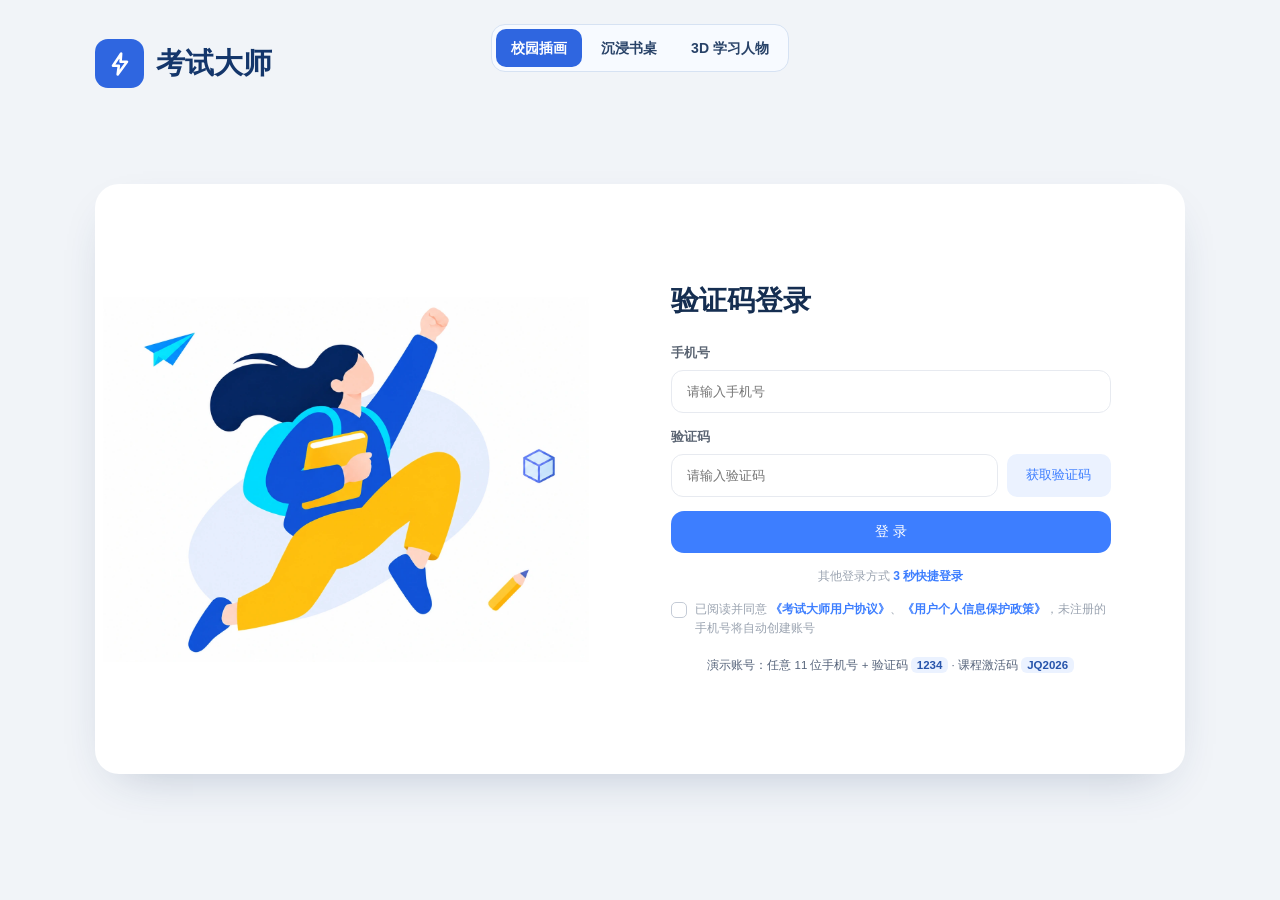
<file: index.html>
<!DOCTYPE html>
<html lang="zh-CN">
<head>
<meta charset="UTF-8">
<meta name="viewport" content="width=device-width, initial-scale=1">
<title>考试大师 · 网页版</title>
<link rel="icon" href="data:image/svg+xml,%3Csvg xmlns='http://www.w3.org/2000/svg' viewBox='0 0 40 40'%3E%3Crect width='40' height='40' rx='10' fill='%233D7EFF'/%3E%3Cpath d='M21 7 10 22h7l-2 11 12-15h-7z' fill='%23fff'/%3E%3C/svg%3E">
<link rel="stylesheet" href="styles.css">
<link rel="stylesheet" href="capture-question.css">
</head>
<body class="is-auth">

<!-- ==================== 登录 / 注册分屏 ==================== -->
<div class="auth-stage" id="authStage" data-theme="campus">
  <div class="auth-masthead">
    <span class="auth-masthead-logo" aria-hidden="true"><svg viewBox="0 0 24 24"><path d="M13 3 6 13.5h5L10 21l8-11h-5.5z"/></svg></span>
    <span>考试大师</span>
  </div>
  <div class="auth-switch" role="group" aria-label="切换登录页样式">
    <button type="button" data-auth-theme="campus" aria-pressed="true">校园插画</button>
    <button type="button" data-auth-theme="desk" aria-pressed="false">沉浸书桌</button>
    <button type="button" data-auth-theme="student" aria-pressed="false">3D 学习人物</button>
  </div>
  <div class="auth-layout">
    <div class="auth-brand" aria-hidden="true"></div>
    <section class="auth-panel" aria-labelledby="authTitle">
      <h2 class="auth-form-title" id="authTitle" tabindex="-1">验证码登录</h2>
      <div class="auth-card" id="authCard"></div>
      <p class="auth-tip">演示账号：任意 11 位手机号 + 验证码 <b>1234</b> · 课程激活码 <b>JQ2026</b></p>
    </section>
  </div>
</div>

<!-- ==================== 应用主体 ==================== -->
<div class="app-shell sidebar-compact" id="appShell">

  <aside class="sidebar" id="sidebar">
    <div class="brand">
      <div class="brand-logo"><svg viewBox="0 0 24 24"><path d="M13 3 6 13.5h5L10 21l8-11h-5.5z"/></svg></div>
      <div class="brand-txt"><b>考试大师</b></div>
    </div>

    <nav class="nav-main" id="tabbar" aria-label="主导航">
      <button class="tb" data-tab="home" aria-label="首页" title="首页" onclick="goTab('home')"><svg viewBox="0 0 24 24"><path d="M4 11l8-7 8 7"/><path d="M6 9.5V20h12V9.5"/></svg><span>首页</span></button>
      <div class="side-group" data-side-group="discover" data-expanded="true">
        <div class="side-group-heading">
          <button type="button" class="side-category" aria-expanded="true" aria-controls="side-sub-discover"><svg class="side-category-icon" viewBox="0 0 24 24" aria-hidden="true"><circle cx="12" cy="12" r="8.5"/><path d="M15 9l-2 4.5L8.5 15l2-4.5z"/></svg><span>发现</span><svg class="side-category-arrow" viewBox="0 0 24 24" aria-hidden="true"><path d="m7 10 5 5 5-5"/></svg></button>
        </div>
        <div class="side-sub" id="side-sub-discover">
          <button type="button" data-side-page="pagePapers" onclick="openSidePage('discover','pagePapers')"><svg class="side-sub-icon" viewBox="0 0 24 24" aria-hidden="true"><path d="M6 3h8l4 4v14H6zM14 3v5h4M9 12h6m-6 4h6"/></svg><span>试卷</span></button>
          <button type="button" data-side-page="pageTextbook" onclick="openSidePage('discover','pageTextbook')"><svg class="side-sub-icon" viewBox="0 0 24 24" aria-hidden="true"><path d="M12 6C9 4 6 4 3 5v13c3-1 6-1 9 1 3-2 6-2 9-1V5c-3-1-6-1-9 1Zm0 0v13"/></svg><span>个性化教材</span></button>
          <button type="button" data-side-page="pageMaterials" onclick="openSidePage('discover','pageMaterials')"><svg class="side-sub-icon" viewBox="0 0 24 24" aria-hidden="true"><path d="M3 7a2 2 0 0 1 2-2h4l2 2h8a2 2 0 0 1 2 2v9a2 2 0 0 1-2 2H5a2 2 0 0 1-2-2Z"/><path d="M12 10v6m-2-2 2 2 2-2"/></svg><span>资料领取</span></button>
        </div>
      </div>
      <a class="tb" href="qa.html" target="_blank" rel="noopener" aria-label="AI 问答（在新标签页打开）" title="AI 问答" style="text-decoration:none"><svg viewBox="0 0 24 24"><path d="M4 6h16v11H9l-5 4z"/><path d="M10 10a2 2 0 1 1 3.3 1.5c-.8.5-1.3.8-1.3 1.5m0 1.7h.01"/></svg><span>AI 问答</span></a>
      <button class="tb" data-tab="me" aria-label="我的" title="我的" onclick="goTab('me')"><svg viewBox="0 0 24 24"><circle cx="12" cy="8" r="3.5"/><path d="M5 20v-1a7 7 0 0 1 14 0v1"/></svg><span>我的</span></button>
    </nav>

    <details class="side-demo">
      <summary>流程演示</summary>
      <p class="side-demo-note">纯前端演示，数据保存在本机。验证码 1234 · 激活码 JQ2026</p>
      <div class="mods" id="mods"></div>
    </details>

    <div class="side-foot">
      <button class="reset-btn" onclick="resetDemo()"><svg viewBox="0 0 24 24"><path d="M4 11a8 8 0 1 1 2.4 6"/><path d="M4 5v6h6"/></svg>重置演示数据</button>
      <div class="side-ver">v1.0 Web · 纯前端演示</div>
    </div>
  </aside>

  <div class="main-col">
    <header class="topbar">
      <div class="top-location">
        <button type="button" class="page-back" id="pageBack" aria-label="返回上一页" hidden onclick="goBack()">
          <svg viewBox="0 0 24 24" aria-hidden="true"><path d="M15 5l-7 7 7 7"/></svg><span>返回</span>
        </button>
        <div class="crumb" id="crumb"><span class="crumb-root">考试大师</span><span class="crumb-sep">/</span><b>首页</b></div>
      </div>
      <div class="top-actions">
        <span class="top-clock" id="clock"></span>
        <button class="icon-btn" title="通知" onclick="openNotifications()"><svg viewBox="0 0 24 24"><path d="M18 9a6 6 0 0 0-12 0c0 6-2 7-2 7h16s-2-1-2-7"/><path d="M10 20a2 2 0 0 0 4 0"/></svg><i></i></button>
        <button type="button" class="icon-btn top-checkin" title="打卡" aria-label="打卡" onclick="pushPage(pageCheckin)"><svg viewBox="0 0 24 24" aria-hidden="true"><rect x="4" y="6" width="16" height="14" rx="2"/><path d="M8 4v4m8-4v4M4 10h16m-11 5 2 2 4-4"/></svg><span>打卡</span></button>
        <details class="top-account" id="topAccountMenu">
          <summary class="user-chip" aria-label="账号菜单"><span class="user-av" id="topAvatar">张</span><span class="user-nm" id="topName">张真同学</span><svg viewBox="0 0 24 24" aria-hidden="true"><path d="M6 9l6 6 6-6"/></svg></summary>
          <div class="top-account-actions">
            <button type="button" onclick="goTab('me')">我的</button>
            <button type="button" class="top-account-logout" onclick="logout()">退出登录</button>
          </div>
        </details>
      </div>
    </header>

    <div class="workspace">
      <main class="content">
        <div class="screen" id="screen"></div>
      </main>

    </div>
  </div>
</div>

<div id="hint"></div>
<div id="toast"></div>
<div id="modal-root" onclick="if(event.target.classList.contains('mask'))closeModal()"><div class="mask"></div><div class="sheet" id="sheet"></div></div>

<dialog id="screenshot-question" aria-labelledby="screenshot-question-title">
  <div class="screenshot-question-head">
    <h2 id="screenshot-question-title">截屏提问</h2>
    <button type="button" id="close-screenshot-question" aria-label="关闭截屏提问" title="关闭截屏提问">×</button>
  </div>
  <iframe id="screenshot-question-frame" title="AI 问答"></iframe>
</dialog>

<script src="capture-question.js"></script>
<script src="app.js"></script>
</body>
</html>
</file>
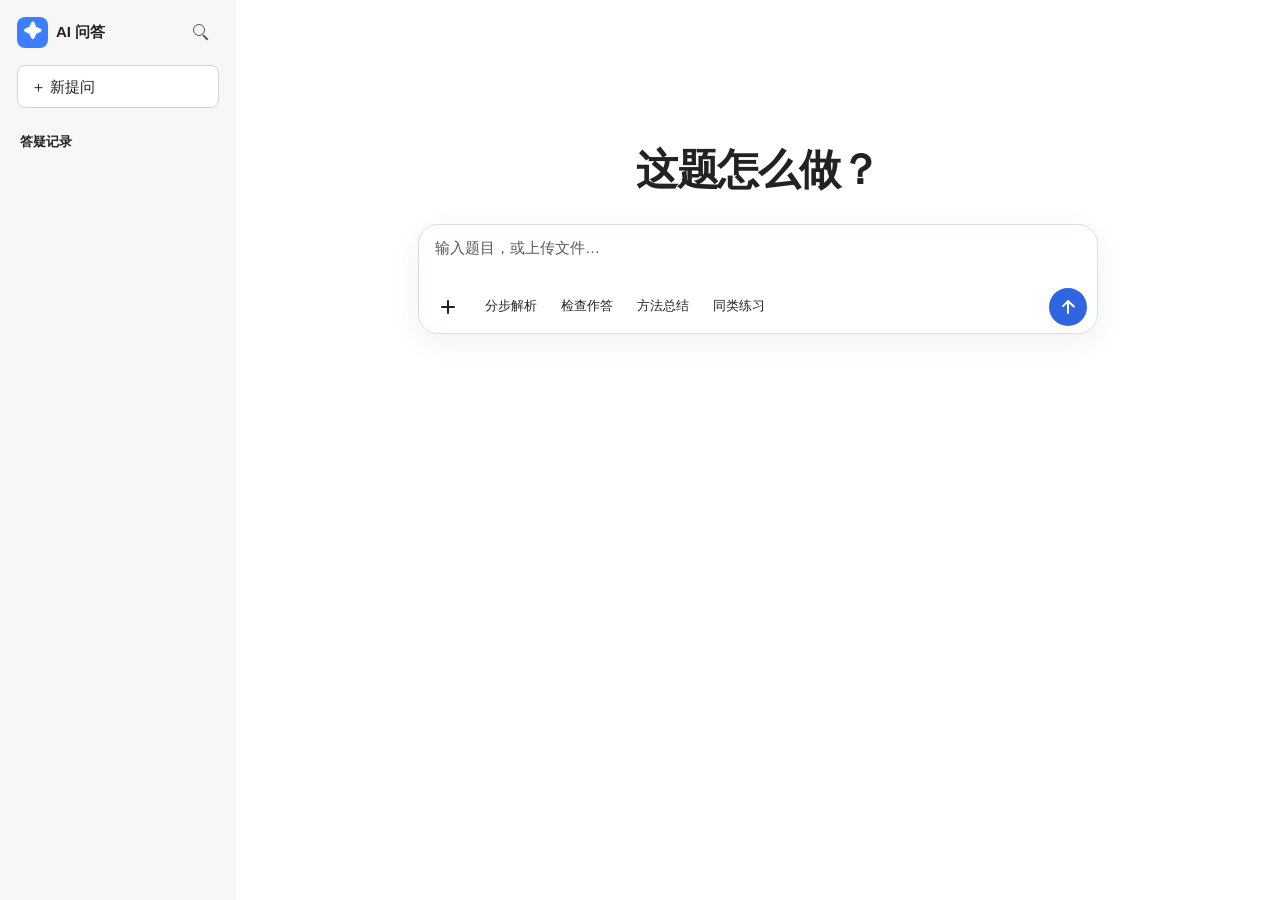
<file: qa.html>
<!doctype html>
<html lang="zh-CN">
<head>
  <meta charset="utf-8">
  <meta name="viewport" content="width=device-width, initial-scale=1">
  <title>AI 问答 · 考试大师</title>
  <link rel="stylesheet" href="qa.css">
  <script src="qa.js" defer></script>
</head>
<body>
  <div class="workspace is-start" id="workspace">
    <aside class="history" id="history" aria-labelledby="history-title">
      <div class="history-head">
        <div class="brand"><span class="brand-mark" aria-hidden="true">✦</span><span>AI 问答</span></div>
        <button type="button" class="history-toggle" aria-controls="history-body" aria-expanded="false">答疑记录</button>
        <button type="button" id="open-history-search" class="icon-control" aria-label="搜索答疑历史" title="搜索答疑历史" aria-haspopup="dialog" aria-controls="history-dialog"><span class="search-icon" aria-hidden="true"></span></button>
      </div>
      <div class="history-body" id="history-body">
        <button type="button" id="new-question"><span aria-hidden="true">＋</span> 新提问</button>
        <h2 id="history-title">答疑记录</h2>
        <ol id="history-list"></ol>
      </div>
    </aside>

    <main class="conversation" aria-label="问答对话">
      <div class="conversation-scroll" id="conversation-scroll">
        <section id="welcome" class="welcome">
          <h1>这题怎么做？</h1>
        </section>
        <ol id="messages" class="messages" aria-label="当前对话"></ol>
      </div>

      <form id="composer" class="composer">
        <div class="input-box">
          <label class="sr-only" for="question">输入题目或问题</label>
          <div id="attachment" class="attachment" hidden>
            <img id="attachment-image" alt="题图预览" hidden>
            <div class="attachment-details"><strong id="attachment-name"></strong><span id="attachment-size"></span></div>
            <button type="button" id="remove-file" aria-label="移除附件" title="移除附件">×</button>
          </div>
          <textarea id="question" rows="2" maxlength="4000" placeholder="输入题目，或上传文件…"></textarea>
          <div class="composer-actions">
            <input id="question-file" type="file" accept=".jpg,.jpeg,.png,.webp,.gif,.pdf,.txt" hidden>
            <div class="attach-actions">
              <button type="button" id="attach-toggle" aria-label="更多操作" title="更多操作" aria-expanded="false" aria-controls="attach-menu"><span class="attach-icon" aria-hidden="true"></span></button>
              <div id="attach-menu" class="attach-menu" aria-label="更多操作" hidden>
                <button type="button" id="attach-file" title="图片、PDF、TXT，10 MB 以内">上传附件</button>
                <button type="button" id="open-side-chat" aria-controls="side-chat" aria-expanded="false">侧栏问答</button>
              </div>
            </div>
            <div class="solve-tools" role="group" aria-label="解题工具">
              <div class="tool-item">
                <button type="button" data-tool="explain" aria-pressed="false">分步解析</button>
                <button type="button" class="clear-tool" aria-label="取消分步解析" hidden>×</button>
              </div>
              <div class="tool-item">
                <button type="button" data-tool="review" aria-pressed="false">检查作答</button>
                <button type="button" class="clear-tool" aria-label="取消检查作答" hidden>×</button>
              </div>
              <div class="tool-item">
                <button type="button" data-tool="summary" aria-pressed="false">方法总结</button>
                <button type="button" class="clear-tool" aria-label="取消方法总结" hidden>×</button>
              </div>
              <div class="tool-item">
                <button type="button" data-tool="practice" aria-pressed="false">同类练习</button>
                <button type="button" class="clear-tool" aria-label="取消同类练习" hidden>×</button>
              </div>
            </div>
            <button type="submit" aria-label="发送" title="发送"><span class="send-arrow" aria-hidden="true"></span></button>
          </div>
        </div>
        <p id="attachment-status" role="status" hidden></p>
        <p id="storage-status" role="status" hidden></p>
      </form>
    </main>

    <aside id="side-chat" class="side-chat" aria-labelledby="side-chat-title" hidden>
      <h2 id="side-chat-title" class="sr-only">侧栏问答</h2>
      <div class="side-chat-header">
        <div class="side-chat-tabs" id="side-chat-tabs" role="tablist" aria-label="侧栏问答标签页"></div>
        <button type="button" id="add-side-tab" aria-label="新建问答标签页" title="新建问答标签页">＋</button>
        <button type="button" id="close-side-chat" aria-label="收起侧栏问答" title="收起侧栏问答">×</button>
      </div>
      <div class="side-chat-content" id="side-chat-content"></div>
    </aside>
  </div>
  <dialog id="history-dialog" aria-label="搜索答疑历史">
    <div class="search-head">
      <span class="search-icon" aria-hidden="true"></span>
      <label class="sr-only" for="history-search">搜索答疑历史</label>
      <input type="search" id="history-search" placeholder="搜索答疑历史" autocomplete="off" autofocus>
      <button type="button" id="close-history-search" class="icon-control" aria-label="关闭搜索" title="关闭搜索">×</button>
    </div>
    <div class="search-results">
      <p id="empty-history" role="status" hidden></p>
      <ol id="search-results-list" aria-label="搜索结果"></ol>
    </div>
  </dialog>
  <p id="announcement" class="sr-only" role="status"></p>
</body>
</html>
</file>
<file: styles.css>
/* ===== 源自 H5 原型的基础组件样式（保留） ===== */

:root{
  --paper:#F5F7FA; --card:#FFFFFF; --ink:#1B2430; --ink2:#5A6472; --ink3:#9AA3B0;
  --line:#E7EAF0; --line2:#F0F2F6;
  --blue:#3D7EFF; --blue-d:#2F66E0; --blue-bg:#EBF2FF;
  --orange:#FF9F3A; --orange-bg:#FFF4E8;
  --green:#34C77B; --green-bg:#EAF9F1;
  --red:#F25C54; --red-bg:#FDEEEC;
  --gold:#FFB93A;
}
*{box-sizing:border-box;margin:0;padding:0;-webkit-tap-highlight-color:transparent}
html,body{height:100%}
body{
  background:linear-gradient(135deg,#DFE6F0 0%,#EBEFF5 45%,#E5EBF3 100%);
  color:var(--ink);
  font:400 15px/1.6 -apple-system,BlinkMacSystemFont,"PingFang SC","Microsoft YaHei","Noto Sans SC","Segoe UI",sans-serif;
  -webkit-font-smoothing:antialiased;
  display:flex;align-items:center;justify-content:center;gap:56px;
  padding:28px 24px;min-height:100vh;
}
@media (max-width:960px){ body{padding:0;gap:0} .intro{display:none!important} .phone{box-shadow:none;border:none;border-radius:0;height:100vh} }

/* ===== 左侧说明面板 ===== */
.intro{width:340px;flex:none;max-height:92vh;overflow:auto}
.intro .kicker{display:inline-flex;align-items:center;gap:10px;font-size:12px;font-weight:700;letter-spacing:.16em;color:var(--blue)}
.intro .kicker i{display:block;width:24px;height:2px;background:var(--blue)}
.intro h1{margin-top:12px;font-size:30px;font-weight:800;letter-spacing:-.01em;line-height:1.2}
.intro h1 em{font-style:normal;display:block;font-size:14px;font-weight:500;color:var(--ink2);margin-top:8px;letter-spacing:0}
.intro p.desc{margin-top:14px;font-size:13px;color:var(--ink2);line-height:1.85}
.intro .mods{margin-top:20px;display:grid;gap:9px}
.intro .mods button{
  display:flex;align-items:center;gap:12px;width:100%;text-align:left;cursor:pointer;
  background:var(--card);border:1px solid var(--line);border-radius:13px;padding:11px 14px;
  font:600 13.5px/1.4 inherit;color:var(--ink);transition:.18s;
}
.intro .mods button:hover{border-color:#B9CDF5;transform:translateX(3px)}
.intro .mods .no{font-size:11px;font-weight:800;letter-spacing:.08em;padding:3px 8px;border-radius:7px;flex:none}
.intro .mods small{display:block;font-weight:400;font-size:11.5px;color:var(--ink3)}
.intro .roles{margin-top:20px;padding:14px 16px;border:1px dashed #C4D3F0;border-radius:13px;background:rgba(255,255,255,.6)}
.intro .roles b{font-size:12px;letter-spacing:.08em;color:var(--blue)}
.intro .roles p{font-size:12px;color:var(--ink2);margin-top:6px;line-height:1.8}
.intro .foot{margin-top:16px;font-size:11.5px;color:var(--ink3)}

/* ===== 手机壳 ===== */
.phone{
  width:392px;height:min(860px,94vh);flex:none;background:#0d1119;border-radius:44px;
  padding:12px;box-shadow:0 40px 80px -30px rgba(24,35,60,.45),0 0 0 2px rgba(255,255,255,.35) inset;
  display:flex;flex-direction:column;position:relative;
}
.phone-inner{flex:1;background:var(--paper);border-radius:34px;overflow:hidden;position:relative;display:flex;flex-direction:column}
.statusbar{
  flex:none;height:42px;display:flex;align-items:center;justify-content:space-between;
  padding:0 26px;font-size:13px;font-weight:600;color:var(--ink);background:transparent;position:relative;z-index:5;
}
.statusbar .notch{position:absolute;left:50%;top:9px;transform:translateX(-50%);width:112px;height:26px;background:#0d1119;border-radius:999px}
.statusbar .icons{display:flex;gap:5px;align-items:center}
.statusbar svg{width:16px;height:16px;fill:var(--ink)}
.screen{flex:1;overflow-y:auto;overflow-x:hidden;position:relative;scrollbar-width:none}
.screen::-webkit-scrollbar{display:none}
@keyframes pageIn{from{opacity:0;transform:translateX(18px)}to{opacity:1;transform:none}}
@keyframes pageInBack{from{opacity:0;transform:translateX(-18px)}to{opacity:1;transform:none}}
.page{min-height:100%;padding:6px 16px 26px;animation:pageIn .28s ease}
.page.back{animation-name:pageInBack}

/* 底部 Tab：首页/发现/课程(闪电)/答疑/我的 */
.tabbar{
  flex:none;height:66px;background:rgba(255,255,255,.97);backdrop-filter:blur(10px);
  border-top:1px solid var(--line2);display:flex;padding:6px 10px 8px;z-index:6;position:relative;
}
.tabbar .tb{flex:1;border:0;background:none;cursor:pointer;display:flex;flex-direction:column;align-items:center;gap:3px;color:var(--ink3);font:500 10.5px/1 inherit;padding-top:6px;transition:.15s}
.tabbar .tb svg{width:23px;height:23px;fill:none;stroke:currentColor;stroke-width:1.8;stroke-linecap:round;stroke-linejoin:round}
.tabbar .tb.on{color:var(--blue);font-weight:700}
.tabbar .tb.on svg{stroke-width:2.1}
.tabbar .tb-center{flex:1.15;position:relative;margin-top:-26px}
.tabbar .tb-center .orb{
  width:52px;height:52px;border-radius:50%;margin:0 auto;display:flex;align-items:center;justify-content:center;
  background:linear-gradient(160deg,#5B93FF,#2F66E0);box-shadow:0 8px 18px -4px rgba(61,126,255,.55);
  cursor:pointer;transition:.15s;
}
.tabbar .tb-center .orb:active{transform:scale(.94)}
.tabbar .tb-center svg{width:26px;height:26px;fill:none;stroke:#fff;stroke-width:2;stroke-linecap:round;stroke-linejoin:round}
.tabbar .tb-center span{display:block;text-align:center;color:var(--blue);font-size:10.5px;font-weight:700;margin-top:3px}

/* ===== 通用组件 ===== */
.hd{display:flex;align-items:center;gap:10px;padding:8px 2px 12px;position:sticky;top:0;background:linear-gradient(var(--paper) 82%,transparent);z-index:4}
.hd b{font-size:17px;font-weight:800}
.hd .spacer{flex:1}
.card{background:var(--card);border:1px solid var(--line);border-radius:16px;padding:16px;margin-bottom:12px}
.card h4{font-size:14.5px;font-weight:800;display:flex;align-items:center;gap:8px}
.card .sub{font-size:12px;color:var(--ink3);margin-top:2px}
.btn{
  display:inline-flex;align-items:center;justify-content:center;gap:7px;cursor:pointer;border:0;
  background:var(--blue);color:#fff;font:700 14px/1 inherit;padding:13px 18px;border-radius:13px;transition:.15s;width:100%;
}
.btn:active{transform:scale(.97)}
.btn.ghost{background:#fff;color:var(--ink);border:1px solid var(--line)}
.btn.lite{background:var(--blue-bg);color:var(--blue)}
.btn.green{background:var(--green)} .btn.orange{background:var(--orange)}
.btn.sm{width:auto;padding:9px 15px;font-size:12.5px;border-radius:10px}
.btn[disabled]{opacity:.5;pointer-events:none}
.tag{display:inline-flex;align-items:center;gap:5px;font-size:11px;font-weight:700;padding:3px 9px;border-radius:999px}
.tag.blue{background:var(--blue-bg);color:var(--blue)} .tag.orange{background:var(--orange-bg);color:#C77817}
.tag.green{background:var(--green-bg);color:#1E9E5C} .tag.red{background:var(--red-bg);color:var(--red)}
.tag.gray{background:#F1F2F5;color:var(--ink2)}
.field{margin-bottom:14px}
.field label{display:block;font-size:12.5px;font-weight:700;color:var(--ink2);margin-bottom:7px}
.field label em{font-style:normal;color:var(--red);margin-left:2px}
.input{width:100%;border:1px solid var(--line);border-radius:12px;background:#fff;padding:12px 14px;font:500 14.5px/1.4 inherit;color:var(--ink);outline:none;transition:.15s}
.input:focus{border-color:var(--blue);box-shadow:0 0 0 3px rgba(61,126,255,.12)}
textarea.input{resize:none;min-height:96px}
select.input, input[type=date].input, input[type=time].input{appearance:none;-webkit-appearance:none}
.segs{display:flex;gap:8px;flex-wrap:wrap}
.segs .seg{flex:1;min-width:64px;text-align:center;border:1px solid var(--line);background:#fff;border-radius:11px;padding:10px 6px;font-size:13px;font-weight:600;color:var(--ink2);cursor:pointer;transition:.15s}
.segs .seg.on{border-color:var(--blue);background:var(--blue-bg);color:var(--blue)}
/* 考试科目：与年级/身份完全相同的长方形圆角边框按钮，按三列等分排列 */
.segs.subgrid{display:grid;grid-template-columns:repeat(3,1fr);gap:8px}
.segs.subgrid .seg{flex:none;min-width:0;white-space:nowrap}

/* ===== 专属课程表：三步信息采集页 ===== */
.page.page-setup{height:100%;min-height:0;display:flex;flex-direction:column;overflow:hidden;padding:0 0 10px;animation:pageIn .28s ease}
.setup-topbar{background:linear-gradient(135deg,#3D7EFF,#2F66E0);color:#fff;padding:14px 16px 32px;flex:none}
.setup-topbar .st-nav{display:flex;align-items:center;justify-content:center;position:relative;height:26px;font-size:14px;font-weight:700}
.setup-topbar .st-ttl{display:flex;align-items:baseline;justify-content:space-between;margin-top:16px}
.setup-topbar .st-ttl b{font-size:20px;font-weight:800}
.setup-topbar .st-ttl span{font-size:12.5px;font-weight:600;opacity:.9}
.setup-body{flex:1;min-height:0;overflow-y:auto;padding:0 16px 10px;margin-top:-18px;scrollbar-width:none}
.setup-body::-webkit-scrollbar{display:none}
.setup-card{background:#fff;border-radius:16px;padding:16px 16px 2px;box-shadow:0 6px 20px rgba(36,86,196,.10)}
.setup-foot{flex:none;display:flex;gap:10px;padding:10px 16px 2px;background:var(--paper)}
.setup-foot .btn{flex:1}
.setup-foot .btn.ghost{flex:0 0 36%}
/* 表单字段 */
.sf{margin-bottom:15px}
.sf>label{display:block;font-size:13px;font-weight:800;color:var(--ink);margin-bottom:8px}
.sf>label em{font-style:normal;color:var(--red);margin-left:2px}
.sfbox{display:flex;align-items:center;gap:8px;background:#F6F8FB;border:1px solid #EEF1F6;border-radius:10px;padding:11px 12px;font-size:12.5px;color:var(--ink3);cursor:pointer}
.sfbox.on{color:var(--ink);font-weight:600}
.sf>button.sfbox{width:100%;font-family:inherit;text-align:left}
.sfbox .txt{flex:1;min-width:0;overflow:hidden;text-overflow:ellipsis;white-space:nowrap}
.sfbox .unit{color:var(--ink2);font-weight:700;flex:none}
.sfbox .arw{width:14px;height:14px;flex:none}
.sfbox input{border:0;background:transparent;outline:none;width:100%;font:500 13px/1.4 inherit;color:var(--ink)}
.sfbox input::placeholder,.sfbox textarea::placeholder{color:#A9B2C0}
.sfbox textarea{width:100%;border:0;background:transparent;outline:none;resize:none;min-height:42px;font:500 13px/1.5 inherit;color:var(--ink)}
.optlist{display:flex;flex-direction:column;gap:8px;margin:12px 0 4px;max-height:46vh;overflow-y:auto}
.optlist button{border:1px solid var(--line);background:#fff;border-radius:11px;padding:12px 13px;font:600 13.5px/1.4 inherit;color:var(--ink2);text-align:left;cursor:pointer}
.optlist button.on{border-color:var(--blue);background:var(--blue-bg);color:var(--blue)}
/* 自我评价 */
.sev{padding:2px 0 15px;border-bottom:1px solid var(--line2);margin-bottom:14px}
.sev:last-child{border-bottom:0;margin-bottom:0}
.sev h5{font-size:14px;font-weight:800;margin-bottom:8px}
.ktags{display:flex;flex-wrap:wrap;gap:6px;margin-bottom:10px}
.ktag{background:#F2F4F8;color:#8B95A5;font-size:11px;padding:3px 8px;border-radius:6px}
.stars{display:flex;gap:3px;font-size:20px;line-height:1}
.stars i{font-style:normal;color:#DEE4EE;cursor:pointer;transition:.12s}
.stars i.on{color:var(--gold)}
.sev p{font-size:11.5px;color:var(--ink3);margin-top:6px}
/* 学情提交 */
.stepsec{display:flex;align-items:center;gap:8px;margin:2px 0 12px}
.stepsec .no{width:24px;height:24px;border-radius:50%;background:var(--blue-bg);color:var(--blue);font-size:11.5px;font-weight:800;display:flex;align-items:center;justify-content:center;flex:none}
.stepsec b{font-size:13.5px;font-weight:800}
.stepsec em{font-style:normal;color:var(--red)}
.scard{display:flex;align-items:center;gap:11px;border:1px solid var(--line2);background:#FAFBFD;border-radius:12px;padding:12px;margin-bottom:10px;cursor:pointer}
.scard .si{width:34px;height:34px;border-radius:10px;background:var(--blue-bg);color:var(--blue);display:flex;align-items:center;justify-content:center;flex:none;font-size:14px;font-weight:800}
.scard .si svg{width:18px;height:18px;fill:none;stroke:currentColor;stroke-width:1.9;stroke-linecap:round;stroke-linejoin:round}
.scard .st{flex:1;min-width:0}
.scard .st b{display:block;font-size:13px;font-weight:700}
.scard .st small{display:block;font-size:11px;color:var(--ink3);margin-top:2px}
.scard .smini{border:0;background:var(--blue);color:#fff;font:700 11.5px/1 inherit;padding:8px 12px;border-radius:99px;cursor:pointer;flex:none}
.scard.done{border-color:#BFE3CF;background:#F4FBF7}
.scard.done .si{background:var(--green-bg);color:#1E9E5C}
/* 课程列表 */
.ccard{display:flex;align-items:center;gap:12px;background:#fff;border:1px solid var(--line);border-radius:16px;padding:14px;margin-bottom:10px;cursor:pointer;transition:.15s}
.ccard:active{transform:scale(.99)}
.ccard .cico{width:46px;height:46px;border-radius:14px;display:flex;align-items:center;justify-content:center;flex:none;font-size:20px}
.ccard .cico svg{width:22px;height:22px;fill:none;stroke:currentColor;stroke-width:1.9;stroke-linecap:round;stroke-linejoin:round}
.ccard .ct{flex:1;min-width:0}
.ccard .ct b{display:block;font-size:14px;font-weight:800}
.ccard .ct small{display:block;font-size:11.5px;color:var(--ink3);margin-top:2px}
.ccard .cbtn{border:0;border-radius:99px;padding:7px 12px;font:700 11.5px/1 inherit;flex:none;cursor:pointer;background:var(--blue);color:#fff}
.ccard .cbtn.gray{background:#F1F3F7;color:var(--ink2)}
.ccard .cbtn.green{background:var(--green-bg);color:#1E9E5C}
/* 未来30天学习时间日历 */
.tdgrid{display:grid;grid-template-columns:repeat(7,1fr);gap:4px}
.tdgrid .tw{text-align:center;font-size:11px;color:var(--ink3);padding:4px 0;font-weight:700}
.tday{height:42px;border:1px solid var(--line2);border-radius:9px;background:#FAFBFD;display:flex;flex-direction:column;align-items:center;justify-content:center;cursor:pointer}
.tday b{font-size:12px;font-weight:700}
.tday span{font-size:9.5px;color:var(--ink3)}
.tday.on{background:var(--blue-bg);border-color:var(--blue);color:var(--blue)}
.tday.on span{color:var(--blue)}
.cell{display:flex;align-items:center;gap:12px;padding:14px 4px;border-bottom:1px solid var(--line2);cursor:pointer}
.cell:last-child{border-bottom:0}
.cell .ci{width:34px;height:34px;border-radius:11px;display:flex;align-items:center;justify-content:center;flex:none}
.cell .ci svg{width:18px;height:18px;fill:none;stroke:currentColor;stroke-width:1.9;stroke-linecap:round;stroke-linejoin:round}
.cell .ct{flex:1;min-width:0}
.cell .ct b{font-size:14px;font-weight:700;display:block}
.cell .ct small{font-size:11.5px;color:var(--ink3);display:block;margin-top:1px}
.cell .arw{width:15px;height:15px;fill:none;stroke:#C2C9D4;stroke-width:2;stroke-linecap:round;stroke-linejoin:round;flex:none}
svg.arw{width:15px;height:15px;fill:none;stroke:#C2C9D4;stroke-width:2;stroke-linecap:round;stroke-linejoin:round;flex:none}
.list{background:#fff;border:1px solid var(--line);border-radius:16px;padding:4px 14px;margin-bottom:12px}
.empty{text-align:center;color:var(--ink3);font-size:12.5px;padding:30px 0}
.empty .eico{width:74px;height:74px;margin:0 auto 10px;border-radius:50%;background:#F1F3F7;display:flex;align-items:center;justify-content:center;color:#B9C0CB}
.empty .eico svg{width:34px;height:34px;fill:none;stroke:#B9C0CB;stroke-width:1.6}
.dots{display:flex;gap:5px;justify-content:center;margin-top:8px}
.dots i{width:5px;height:5px;border-radius:50%;background:#CBD4E2;transition:.2s}
.dots i.on{background:var(--blue);width:14px;border-radius:99px}
@keyframes blink{0%,80%,100%{opacity:.25}40%{opacity:1}}
.typing i{display:inline-block;width:5px;height:5px;border-radius:50%;background:#8FA9D8;margin-right:3px;animation:blink 1.2s infinite}
.typing i:nth-child(2){animation-delay:.2s}.typing i:nth-child(3){animation-delay:.4s}

/* Toast / Modal */
#toast{
  position:absolute;left:50%;bottom:110px;transform:translateX(-50%) translateY(14px);z-index:60;
  background:rgba(20,28,40,.92);color:#fff;font-size:13px;font-weight:600;padding:11px 18px;border-radius:12px;
  opacity:0;pointer-events:none;transition:.25s;max-width:82%;text-align:center;
}
#toast.show{opacity:1;transform:translateX(-50%) translateY(0)}
#modal-root{position:absolute;inset:0;z-index:50;display:none}
#modal-root.show{display:block}
#modal-root .mask{position:absolute;inset:0;background:rgba(15,22,34,.45);animation:fadeIn .2s}
#modal-root .sheet{
  position:absolute;left:10px;right:10px;bottom:10px;background:#fff;border-radius:22px;padding:20px 18px 18px;
  animation:sheetUp .28s cubic-bezier(.2,.9,.3,1);max-height:78%;overflow:auto;
}
@keyframes fadeIn{from{opacity:0}to{opacity:1}}
@keyframes sheetUp{from{transform:translateY(40px);opacity:0}to{transform:none;opacity:1}}
#modal-root .grab{width:40px;height:4px;border-radius:99px;background:#D9DEE7;margin:0 auto 14px}
#modal-root .modal-x{position:absolute;top:14px;right:14px;width:28px;height:28px;border-radius:50%;border:0;background:#F0F2F6;color:#8A93A3;display:flex;align-items:center;justify-content:center;cursor:pointer}
#modal-root .modal-x svg{width:14px;height:14px;fill:none;stroke:currentColor;stroke-width:2.4;stroke-linecap:round}
#modal-root .modal-x:active{background:#E4E8EF}
#qr{width:190px;height:190px;margin:6px auto;display:block;border-radius:12px}

/* ===== 登录 ===== */
.login-hero{padding:52px 0 26px;text-align:center}
.login-logo{width:74px;height:74px;border-radius:22px;margin:0 auto;display:flex;align-items:center;justify-content:center;background:linear-gradient(160deg,#5B93FF,#2F66E0);box-shadow:0 14px 28px -8px rgba(61,126,255,.5)}
.login-logo svg{width:40px;height:40px;fill:none;stroke:#fff;stroke-width:2.2;stroke-linecap:round;stroke-linejoin:round}
.login-hero h2{margin-top:16px;font-size:22px;font-weight:800}
.login-hero p{font-size:12.5px;color:var(--ink3);margin-top:5px}
.agree{display:flex;gap:8px;align-items:flex-start;font-size:11.5px;color:var(--ink3);line-height:1.6;margin-top:14px;text-align:left}
.agree .box{width:16px;height:16px;border-radius:5px;border:1.5px solid #C4CBD6;flex:none;margin-top:2px;cursor:pointer;display:flex;align-items:center;justify-content:center;transition:.15s}
.agree .box.on{background:var(--blue);border-color:var(--blue)}
.agree .box svg{width:10px;height:10px;fill:none;stroke:#fff;stroke-width:3;stroke-linecap:round}

/* ===== 首页 ===== */
.homecard{background:#fff;border:1px solid var(--line);border-radius:16px;padding:14px 16px;margin-bottom:12px}
.homecard .hrow{display:flex;align-items:center;gap:10px}
.homecard .hico{width:38px;height:38px;border-radius:12px;display:flex;align-items:center;justify-content:center;flex:none}
.homecard .hico svg{width:20px;height:20px;fill:none;stroke:currentColor;stroke-width:1.9;stroke-linecap:round;stroke-linejoin:round}
.homecard .htx{flex:1;min-width:0}
.homecard .htx b{font-size:14.5px;font-weight:800}
.homecard .htx small{display:block;font-size:11.5px;color:var(--ink3)}
.homecard .go{font-size:11.5px;font-weight:700;color:var(--blue);display:flex;align-items:center;gap:2px;cursor:pointer}

/* ===== 课程 ===== */
.course-hero{border-radius:18px;padding:18px;color:#fff;background:linear-gradient(135deg,#3D7EFF,#2456C4);margin-bottom:12px;position:relative;overflow:hidden}
.course-hero b{font-size:17px;font-weight:800}
.course-hero p{font-size:12px;opacity:.85;margin-top:4px}
.course-hero .prog{margin-top:12px;height:7px;border-radius:99px;background:rgba(255,255,255,.25);overflow:hidden}
.course-hero .prog i{display:block;height:100%;background:#FFD34D;border-radius:99px;transition:.4s}
/* 科目课程列表 */
.sub-grid{display:grid;grid-template-columns:repeat(4,minmax(0,1fr));gap:14px}
.sub-card{display:flex;flex-direction:column;align-items:stretch;min-width:0;padding:7px;border:1px solid var(--line);border-radius:14px;background:#fff;color:var(--ink);text-align:left;font:inherit;cursor:pointer}
.sub-card .sc-name,.sub-card .sc-desc{display:block;padding:0 7px}
.sub-card .sc-name{margin:10px 0 3px;font-size:14px;font-weight:750}
.sub-card .sc-desc{font-size:12px;color:var(--ink2);margin-bottom:9px}
.sub-card .sc-btn{align-self:flex-start;margin:auto 7px 4px;padding:3px 8px;border-radius:6px;background:#EBF2FF;color:#234B9D;font-size:12px;font-weight:650}
.sub-card .sc-btn.done{background:#E5F2EE;color:#245D51}
.course-empty{grid-column:1/-1;padding:20px;border:1px solid var(--line);border-radius:12px;background:#fff;color:var(--ink2)}
/* 科目激活页：账号信息 + 底部固定「立即激活」 */
.act-cover{background:#fff;border:1px solid var(--line);border-radius:16px;padding:14px;margin-bottom:10px;text-align:center}
.act-cover .mini{width:112px;height:118px;margin:0 auto;border-radius:10px;display:flex;flex-direction:column;align-items:center;justify-content:center;position:relative;overflow:hidden}
.act-cover .mini .yr{font-size:8px;opacity:.6;font-weight:700}
.act-cover .mini b{font-size:18px;font-weight:800;margin-top:4px;letter-spacing:1px}
.act-cover .mini .em{font-size:28px;margin-top:2px}
.act-cover .nm{font-size:15px;font-weight:800;margin-top:9px}
.act-info{background:#fff;border:1px solid var(--line);border-radius:16px;padding:14px;margin-bottom:10px}
.act-info h4{font-size:14px;font-weight:800;display:flex;justify-content:space-between;align-items:center;margin-bottom:4px}
.act-info h4 a{font-size:12px;color:var(--blue);font-weight:700;cursor:pointer}
.act-row{display:flex;justify-content:space-between;gap:12px;padding:6px 0;font-size:12.5px;border-bottom:1px solid var(--line2)}
.act-row:last-of-type{border-bottom:0}
.act-row span{color:var(--ink3);flex:none}
.act-row b{font-weight:600;color:var(--ink2);text-align:right}
.act-code{background:#fff;border:1px solid var(--line);border-radius:16px;padding:14px;margin-bottom:8px}
.act-code label{display:block;font-size:13.5px;font-weight:800;margin-bottom:8px}
.act-foot{position:sticky;bottom:0;margin:2px -16px -26px;padding:10px 16px 14px;background:rgba(247,249,252,.97);backdrop-filter:blur(8px);z-index:3}
.chap{display:flex;align-items:center;gap:12px;padding:12px 4px;border-bottom:1px solid var(--line2);cursor:pointer}
.chap:last-child{border-bottom:0}
.chap .num{width:30px;height:30px;border-radius:10px;background:var(--blue-bg);color:var(--blue);font-size:12px;font-weight:800;display:flex;align-items:center;justify-content:center;flex:none}
.chap .ct{flex:1;min-width:0}
.chap .ct b{font-size:13.5px;font-weight:700;display:block;white-space:nowrap;overflow:hidden;text-overflow:ellipsis}
.chap .ct small{font-size:11px;color:var(--ink3)}
.chap .pb{width:34px;height:34px;border-radius:50%;background:var(--blue-bg);display:flex;align-items:center;justify-content:center;flex:none}
.chap .pb svg{width:15px;height:15px;fill:var(--blue)}

/* ===== 答题 ===== */
.qbar{display:flex;align-items:center;gap:8px;font-size:12px;color:var(--ink3);margin-bottom:10px}
.qbar b{color:var(--blue);font-size:15px}
.stem{font-size:15.5px;font-weight:700;line-height:1.75;margin-bottom:14px}
.opt{display:flex;align-items:center;gap:11px;border:1.5px solid var(--line);border-radius:13px;background:#fff;padding:13px 14px;margin-bottom:10px;cursor:pointer;font-size:14px;transition:.15s}
.opt .ol{width:26px;height:26px;border-radius:50%;border:1.5px solid #C9D0DB;display:flex;align-items:center;justify-content:center;font-size:12.5px;font-weight:800;color:var(--ink2);flex:none;transition:.15s}
.opt.on{border-color:var(--blue);background:var(--blue-bg)}
.opt.on .ol{background:var(--blue);border-color:var(--blue);color:#fff}
.opt.ok{border-color:var(--green);background:var(--green-bg)}
.opt.ok .ol{background:var(--green);border-color:var(--green);color:#fff}
.opt.bad{border-color:var(--red);background:var(--red-bg)}
.opt.bad .ol{background:var(--red);border-color:var(--red);color:#fff}
.ana{background:#fff;border:1px solid var(--line);border-radius:14px;padding:14px;margin-top:12px}
.ana .al{font-size:12px;font-weight:800;color:var(--blue);display:flex;align-items:center;gap:6px;margin-bottom:8px}
.ana .al .dot{width:8px;height:8px;border-radius:50%;background:var(--blue)}
.ana p{font-size:13px;color:var(--ink2);line-height:1.8}
.answerbox{border:1px dashed #C4CFE2;border-radius:12px;background:#FBFCFE;padding:10px 12px}
#hw{width:100%;height:170px;background:#fff;border:1px solid var(--line);border-radius:12px;touch-action:none;cursor:crosshair;display:block}

/* 日历 */
.cal{background:#fff;border:1px solid var(--line);border-radius:16px;padding:14px;margin-bottom:12px}
.cal .chead{display:flex;align-items:center;justify-content:space-between;margin-bottom:10px}
.cal .chead b{font-size:14.5px}
.cal .nav{width:28px;height:28px;border-radius:9px;border:1px solid var(--line);background:#fff;cursor:pointer;display:flex;align-items:center;justify-content:center;color:var(--ink2)}
.cal .grid{display:grid;grid-template-columns:repeat(7,1fr);gap:3px}
.cal .wd{text-align:center;font-size:10.5px;color:var(--ink3);padding:4px 0}
.cal .day{aspect-ratio:1;border-radius:9px;display:flex;align-items:center;justify-content:center;font-size:12px;color:var(--ink2);position:relative;cursor:pointer}
.cal .day.out{color:#CBD2DC}
.cal .day.done{background:var(--blue-bg);color:var(--blue);font-weight:800}
.cal .day.done:after{content:'';position:absolute;bottom:4px;width:4px;height:4px;border-radius:50%;background:var(--blue)}
.cal .day.today{border:1.5px solid var(--blue);color:var(--blue);font-weight:800}

/* 报告 */
.scorebig{display:flex;align-items:flex-end;gap:6px;justify-content:center;padding:6px 0 2px}
.scorebig b{font-size:46px;font-weight:800;color:var(--blue);line-height:1}
.scorebig span{font-size:13px;color:var(--ink3);padding-bottom:6px}
.sbar{margin-bottom:10px}
.sbar .srow{display:flex;align-items:center;gap:8px;font-size:12px;margin-bottom:6px}
.sbar .srow b{width:52px;flex:none;font-size:12px}
.sbar .srow .track{flex:1;height:9px;border-radius:99px;background:#F0F2F6;overflow:hidden}
.sbar .srow .track i{display:block;height:100%;border-radius:99px;background:linear-gradient(90deg,#5B93FF,#3D7EFF)}
.sbar .srow span{width:42px;text-align:right;font-weight:800;font-size:12px}

/* 打卡 */
.datechip{display:flex;align-items:center;gap:10px;background:var(--blue-bg);border-radius:13px;padding:12px 14px;margin-bottom:14px}
.datechip b{font-size:15px;color:var(--blue)}
.imgrow{display:flex;gap:8px}
.imgadd{width:74px;height:74px;border-radius:12px;border:1.5px dashed #C4CFE2;display:flex;flex-direction:column;align-items:center;justify-content:center;gap:4px;color:var(--ink3);font-size:10.5px;cursor:pointer;background:#FBFCFE}
.imgadd svg{width:20px;height:20px;fill:none;stroke:#9AA6B8;stroke-width:1.8;stroke-linecap:round}
.imgth{width:74px;height:74px;border-radius:12px;background:linear-gradient(135deg,#DCE7FA,#C7D9F5);display:flex;align-items:center;justify-content:center;color:#5B8BE0;font-size:11px;font-weight:700}

/* 聊天 */
.chatwrap{display:flex;flex-direction:column;min-height:calc(100% - 20px)}
.msgs{flex:1;display:flex;flex-direction:column;gap:12px;padding:6px 0 14px}
.msg{max-width:82%;padding:11px 14px;border-radius:16px;font-size:13.5px;line-height:1.7;white-space:pre-wrap;animation:fadeIn .25s}
.msg.ai{align-self:flex-start;background:#fff;border:1px solid var(--line);border-top-left-radius:5px}
.msg.me{align-self:flex-end;background:var(--blue);color:#fff;border-top-right-radius:5px}
.msg.sys{align-self:center;background:#EDF0F5;color:var(--ink2);font-size:11.5px;padding:6px 14px;border-radius:99px}
.chiprow{display:flex;gap:8px;flex-wrap:wrap;margin:0 0 10px}
.chip{border:1px solid #BFD2F5;background:#F3F7FF;color:var(--blue);font-size:12px;font-weight:600;border-radius:99px;padding:8px 14px;cursor:pointer;transition:.15s}
.chip:active{transform:scale(.95)}
.chip.on{background:var(--blue);border-color:var(--blue);color:#fff}
.page.page-chat{height:100%;min-height:0;display:flex;flex-direction:column;overflow:hidden;padding-bottom:12px}
.page-chat .chatwrap{flex:1;min-height:0}
.page-chat .msgs{flex:1;overflow-y:auto;min-height:0;scrollbar-width:none;padding-right:2px}
.page-chat .msgs::-webkit-scrollbar{display:none}
.page-chat .inputbar{position:static;border-top:1px solid var(--line);padding:10px 0 2px}
.inputbar{position:sticky;bottom:0;display:flex;gap:9px;align-items:center;background:var(--paper);padding:8px 0 4px}
.inputbar .cam{width:40px;height:40px;border-radius:13px;background:#fff;border:1px solid var(--line);display:flex;align-items:center;justify-content:center;cursor:pointer;flex:none}
.inputbar .cam svg{width:19px;height:19px;fill:none;stroke:var(--ink2);stroke-width:1.8;stroke-linecap:round;stroke-linejoin:round}
.inputbar .send{width:44px;height:40px;border-radius:13px;background:var(--blue);border:0;color:#fff;cursor:pointer;display:flex;align-items:center;justify-content:center;flex:none}
.inputbar .send svg{width:18px;height:18px;fill:none;stroke:#fff;stroke-width:2;stroke-linecap:round;stroke-linejoin:round}

/* 我的 */
.mehero{border-radius:18px;padding:18px;color:#fff;background:linear-gradient(135deg,#4C86FF,#2456C4);margin-bottom:12px;display:flex;align-items:center;gap:14px}
.avatar{width:56px;height:56px;border-radius:50%;background:rgba(255,255,255,.25);border:2px solid rgba(255,255,255,.6);display:flex;align-items:center;justify-content:center;font-size:22px;font-weight:800;flex:none}
.statrow{display:grid;grid-template-columns:repeat(3,1fr);gap:8px;margin-top:14px}
.statrow .st{text-align:center}
.statrow .st b{display:block;font-size:19px;font-weight:800}
.statrow .st span{font-size:10.5px;opacity:.85}

/* 教材 */
.tbcover{height:120px;border-radius:16px;background:linear-gradient(135deg,#2F66E0,#5B93FF);color:#fff;display:flex;flex-direction:column;justify-content:center;padding:0 18px;margin-bottom:12px;position:relative;overflow:hidden}
.tbcover b{font-size:18px;font-weight:800}
.tbcover p{font-size:12px;opacity:.85;margin-top:5px}
.tbcover .ribbon{position:absolute;right:-26px;top:16px;transform:rotate(38deg);background:#FFB93A;color:#5A3B00;font-size:10px;font-weight:800;padding:4px 34px}

/* 锚点 & 滚动提示 */
#hint{position:absolute;right:14px;bottom:84px;z-index:40;font-size:10.5px;color:var(--ink3);background:rgba(255,255,255,.85);border:1px solid var(--line);border-radius:99px;padding:4px 10px;pointer-events:none;opacity:0;transition:.3s}
#hint.show{opacity:1}

/* ==================================================================
   桌面网页版覆盖层 —— 在 H5 组件样式之上重排为 Web Dashboard
   ================================================================== */
html,body{height:100%}
body{
  display:block;padding:0;min-height:100vh;overflow:hidden;
  background:#F4F6FB;color:var(--ink);
  font:400 14px/1.6 -apple-system,BlinkMacSystemFont,"PingFang SC","Microsoft YaHei","Noto Sans SC","Segoe UI",sans-serif;
}
body.is-auth{overflow:auto}
body.is-auth .app-shell{display:none}
body:not(.is-auth) .auth-stage{display:none}
*::-webkit-scrollbar{width:8px;height:8px}
*::-webkit-scrollbar-thumb{background:#D6DCE7;border-radius:99px}
*::-webkit-scrollbar-track{background:transparent}

/* ---------- 登录分屏 ---------- */
.auth-stage {
  min-height: 100vh;
  display: grid;
  grid-template-rows: auto 1fr;
  justify-items: center;
  align-items: center;
  gap: 22px;
  padding: 24px clamp(20px, 5vw, 80px) 36px;
  background: #F1F4F8;
}
.auth-masthead {
  position: absolute;
  top: 39px;
  left: max(clamp(20px, 5vw, 80px), calc((100% - 1090px) / 2));
  display: flex;
  align-items: center;
  gap: 12px;
  color: #14366B;
  font-size: 29px;
  font-weight: 800;
  line-height: 1;
}
.auth-masthead-logo {
  display: grid;
  place-items: center;
  width: 49px;
  height: 49px;
  border-radius: 13px;
  color: #fff;
  background: #2F66E0;
}
.auth-masthead-logo svg {width: 28px; height: 28px; fill: none; stroke: currentColor; stroke-width: 2.2; stroke-linejoin: round}
.auth-stage[data-theme="student"] .auth-masthead {
  position: fixed;
  z-index: 5;
  top: 42px;
  left: clamp(12px, 2.7vw, 48px);
}
.auth-stage[data-theme="desk"] .auth-masthead {display: none}
.auth-switch {
  display: flex;
  flex-wrap: wrap;
  justify-content: center;
  gap: 4px;
  padding: 4px;
  border: 1px solid #D6E2F3;
  border-radius: 14px;
  background: #F7FAFF;
}
.auth-switch button {
  padding: 8px 15px;
  border: 0;
  border-radius: 10px;
  background: transparent;
  color: #284268;
  font: inherit;
  font-weight: 650;
  cursor: pointer;
}
.auth-switch button[aria-pressed="true"] {
  background: var(--blue-d);
  color: #fff;
}
.auth-switch button:focus-visible {
  outline: 2px solid #152F61;
  outline-offset: 2px;
}
.auth-layout {
  display: grid;
  grid-template-columns: minmax(0, 46fr) minmax(0, 54fr);
  width: min(100%, 1090px);
  min-height: min(590px, 76vh);
  overflow: hidden;
  border-radius: 24px;
  background: #fff;
  box-shadow: 0 18px 48px -24px #233B6852;
}
.auth-brand {
  min-width: 0;
  background: url("login-campus-jump-no-ring.webp") center / min(97%, 495px) auto no-repeat;
}
.auth-panel {
  display: flex;
  flex-direction: column;
  align-items: center;
  justify-content: center;
  min-width: 0;
  padding: 28px clamp(20px, 4vw, 60px);
}
.auth-form-title {
  width: 100%;
  max-width: 440px;
  margin: 0 0 24px;
  color: #152E51;
  font-size: 28px;
  line-height: 1.3;
}
.auth-stage[data-theme="desk"] .auth-form-title,
.auth-stage:not([data-theme="desk"]) .login-hero {display: none}
.auth-card {width: 100%; max-width: 440px}
.auth-card .card {border: 0; padding: 0; margin: 0; box-shadow: none; background: transparent}
.auth-card .login-hero {padding: 0 0 26px}
.auth-card .input {min-width: 0; padding: 13px 15px}
.auth-tip {font-size: 11.5px; color: #56647B; margin-top: 18px; text-align: center; line-height: 1.8}
.auth-tip b {color: #2754AB; background: var(--blue-bg); border-radius: 6px; padding: 2px 6px}

.auth-stage[data-theme="desk"] {
  --blue: #2460C8;
  --blue-bg: #E9F2FF;
  --ink3: #526781;
  position: relative;
  isolation: isolate;
  min-height: 100dvh;
  background:
    radial-gradient(ellipse at 18% 5%, #FFF7E7 0%, transparent 52%),
    linear-gradient(145deg, #FCFDFF 12%, #E5F2FF 100%);
}
.auth-stage[data-theme="desk"]::before {
  content: "";
  position: absolute;
  z-index: -1;
  inset: auto 0 0;
  height: 40%;
  pointer-events: none;
  background: linear-gradient(135deg, #FFF5E5B8, #EAF5FF4D 82%),
    url("login-desk.webp") center bottom / cover no-repeat;
  mask-image: linear-gradient(transparent, #000 85%);
  opacity: .73;
}
.auth-stage[data-theme="desk"] .auth-switch {border-color: #C8DDF5; background: #FFFFFFE8}
.auth-stage[data-theme="desk"] .auth-switch button {color: var(--blue)}
.auth-stage[data-theme="desk"] .auth-switch button[aria-pressed="true"] {background: var(--blue); color: #fff}
.auth-stage[data-theme="desk"] .auth-layout {
  --desk-card-padding: clamp(18px, 5.5vw, 32px);
  position: relative;
  display: block;
  width: min(100%, 480px);
  min-height: auto;
  padding: 8px;
  border: 1px solid #A7C3E3;
  border-radius: 23px;
  background: #F4F9FF;
  box-shadow: 0 22px 48px -24px #4875A847;
}
.auth-stage[data-theme="desk"] .auth-layout::before {
  content: "";
  position: absolute;
  inset: 4px;
  border: 1px solid #CCDFF5;
  border-radius: 18px;
  pointer-events: none;
}
.auth-stage[data-theme="desk"] .auth-layout::after {
  content: "";
  position: absolute;
  top: 0;
  left: 50%;
  width: 112px;
  height: 5px;
  border-radius: 0 0 5px 5px;
  background: linear-gradient(90deg, #8BB4E5, #5486CC 50%, #8BB4E5);
  transform: translateX(-50%);
  pointer-events: none;
}
.auth-stage[data-theme="desk"] .auth-brand {display: none}
.auth-stage[data-theme="desk"] .auth-panel {
  padding: 26px var(--desk-card-padding) 21px;
  border-radius: 15px;
  background: #fff;
}
.auth-stage[data-theme="desk"] .auth-card {max-width: none}
.auth-stage[data-theme="desk"] .login-hero {
  display: grid;
  grid-template-columns: 45px minmax(0, 1fr);
  align-items: center;
  column-gap: 14px;
  padding: 0 0 26px;
  text-align: left;
}
.auth-stage[data-theme="desk"] .login-logo {
  grid-row: span 2;
  width: 45px;
  height: 45px;
  margin: 0;
  border-radius: 12px;
  background: var(--blue);
  box-shadow: none;
}
.auth-stage[data-theme="desk"] .login-logo svg {width: 25px; height: 25px}
.auth-stage[data-theme="desk"] .login-hero h2 {margin: 0; color: #163459; font-size: 25px; line-height: 1.25}
.auth-stage[data-theme="desk"] .login-hero p {margin: 3px 0 0; line-height: 1.5}
.auth-stage[data-theme="desk"] .auth-card .field {margin-bottom: 16px}
.auth-stage[data-theme="desk"] .auth-card .input {
  min-height: 46px;
  border-color: #D7E6F7;
  background: #F5F9FF;
}
.auth-stage[data-theme="desk"] .auth-card .input:focus {border-color: #6F9FE1; background: #fff; box-shadow: 0 0 0 3px #6F9FE126}
.auth-stage[data-theme="desk"] .auth-card .btn {min-height: 44px}
.auth-stage[data-theme="desk"] .auth-card .btn.lite {color: var(--blue); background: var(--blue-bg)}
.auth-stage[data-theme="desk"] .auth-card .card > .btn {background: var(--blue)}
.auth-stage[data-theme="desk"] .auth-card .btn:focus-visible {outline: 2px solid var(--blue); outline-offset: 2px}
.auth-stage[data-theme="desk"] .auth-tip {margin-top: 19px}
.auth-stage[data-theme="desk"] .auth-tip b {color: var(--blue)}

.auth-stage[data-theme="student"] {
  min-height: 100dvh;
  background: #D5E5FC url("login-student-blue.webp") left bottom / cover no-repeat;
}
.auth-stage[data-theme="student"] .auth-layout {
  width: min(100%, 1150px);
  min-height: auto;
  grid-template-columns: minmax(0, 1fr) minmax(0, 440px);
  overflow: visible;
  background: transparent;
  box-shadow: none;
}
.auth-stage[data-theme="student"] .auth-brand {display: none}
.auth-stage[data-theme="student"] .auth-panel {
  grid-column: 2;
  padding: 30px clamp(22px, 3vw, 38px);
  border: 1px solid #BDD0ED;
  border-radius: 24px;
  background: #FBFDFF;
  box-shadow: 0 20px 52px -22px #41639662;
}

@media (min-width: 761px) and (max-width: 1100px) {
  .auth-stage[data-theme="student"] {background-size: min(100%, 1040px) auto}
  .auth-stage[data-theme="student"] .auth-layout {grid-template-columns: minmax(0, 1fr) minmax(0, 390px)}
}
@media (max-width: 760px) {
  .auth-stage {padding: 16px 12px 24px; gap: 16px}
  .auth-switch button {padding: 7px 10px; font-size: 13px}
  .auth-stage .auth-layout {grid-template-columns: minmax(0, 1fr); min-height: auto}
  .auth-stage:not([data-theme="desk"]) {grid-template-rows: auto auto 1fr}
  .auth-masthead {position: static; justify-self: start; margin-top: 8px; font-size: 24px}
  .auth-masthead-logo {width: 44px; height: 44px}
  .auth-stage[data-theme="student"] .auth-masthead {
    position: sticky;
    align-self: start;
    top: 24px;
    margin-left: -4px;
    border-radius: 13px;
    padding-right: 8px;
    background: #D5E5FC;
  }
  .auth-brand {min-height: 210px; background-size: min(91%, 280px) auto}
  .auth-form-title {font-size: 24px; margin-bottom: 20px}
  .auth-panel {padding: 24px 18px}
  .auth-stage[data-theme="student"] {
    background-size: auto 264px;
    background-position: calc(50% + 101px) 110px;
  }
  .auth-stage[data-theme="student"] .auth-layout {
    grid-template-columns: minmax(0, 1fr);
    width: min(100%, 440px);
    margin-top: 213px;
  }
  .auth-stage[data-theme="student"] .auth-panel {grid-column: 1; padding: 24px 18px}
}

.auth-stage[data-step="profile"] .auth-switch {visibility: hidden}
.auth-stage[data-step="profile"] .auth-tip {display: none}
.auth-stage[data-step="profile"] .auth-layout {
  align-self: start;
  margin-top: var(--auth-layout-offset, 0px);
}
.auth-stage[data-theme="campus"][data-step="profile"] .auth-panel {
  justify-content: flex-start;
}
.auth-stage[data-theme="campus"][data-step="profile"] .auth-brand {
  align-self: start;
  height: var(--auth-brand-height);
}
.auth-stage[data-theme="desk"][data-step="profile"]::before {position: fixed}
.auth-stage[data-theme="student"][data-step="profile"] {background-attachment: fixed}
.auth-stage[data-step="profile"] .auth-form-title {margin-bottom: 4px}
.auth-form-title:focus, #onboard-title:focus {outline: none}
.auth-stage:not([data-theme="desk"]) #onboard-title {display: none}
.auth-stage[data-theme="desk"] #onboard-title {
  margin-bottom: 4px;
  font-size: 24px;
  color: #152E51;
  line-height: 1.3;
}
.auth-profile {animation: auth-profile-in 140ms ease-out both}
@keyframes auth-profile-in {
  from {opacity: 0; transform: translateY(8px)}
  to {opacity: 1; transform: translateY(0)}
}
.onboard-heading {
  display: flex;
  align-items: center;
  justify-content: space-between;
  gap: 12px;
  margin-bottom: 14px;
  color: var(--ink3);
  font-size: 13px;
}
.onboard-heading button {
  border: 0;
  padding: 4px 0 4px 8px;
  background: none;
  color: var(--blue);
  font: inherit;
  cursor: pointer;
}
.auth-profile button:focus-visible {
  outline: 2px solid var(--blue);
  outline-offset: 2px;
}
@media (max-width: 760px) {
  .auth-stage[data-theme="campus"][data-step="profile"] .auth-brand {
    height: auto;
    min-height: 108px;
    background-size: auto 100px;
  }
  .auth-stage[data-theme="campus"][data-step="profile"] .auth-panel {padding-top: 24px}
  .auth-stage[data-theme="student"][data-step="profile"] {
    background-attachment: scroll;
    background-size: auto 142px;
    background-position: calc(50% + 75px) 90px;
  }
  .auth-stage[data-theme="student"][data-step="profile"] .auth-layout {
    margin-top: calc(98px + var(--auth-layout-offset, 0px));
  }
  .auth-form-title, #onboard-title {scroll-margin-block-start: 20px}
  .auth-stage[data-theme="student"] .auth-form-title {scroll-margin-block-start: 76px}
}
@media (prefers-reduced-motion: reduce) {
  .auth-profile {animation: none}
}

.onboard-score-review {
  margin: 18px 0;
  padding: 15px;
  border: 1px solid #DDE7F2;
  border-radius: 16px;
  background: #F7FAFE;
}
.onboard-score-review h3 {font-size: 17px; color: #163459}
.onboard-score-note {margin-top: 4px; font-size: 12px; color: #526781; line-height: 1.6}
.onboard-score-chart {width: min(100%, 258px); margin: 4px auto 0}
.onboard-score-chart svg {display: block}
.onboard-score-legend {display: flex; flex-wrap: wrap; justify-content: center; gap: 6px 16px; margin: 0 0 10px; font-size: 12px; color: #40546A}
.onboard-score-legend span {display: inline-flex; align-items: center; gap: 6px}
.onboard-score-legend span::before {content: ""; width: 8px; height: 8px; border-radius: 50%; background: #3D7EFF}
.onboard-score-legend .confirmed::before {background: #148468}
.onboard-score-row {display: grid; grid-template-columns: minmax(0, 1fr) minmax(118px, 46%); align-items: center; gap: 10px; padding: 8px 0; border-top: 1px solid #E2EAF3}
.onboard-score-row label {display: block; font-size: 13px; font-weight: 700; color: #243F5C}
.onboard-score-row small {color: #526781; font-size: 11px}
.onboard-score-review .onboard-score-row select {width: 100%; min-height: 40px; padding: 6px 7px; font: inherit; font-size: 13px; color: #243F5C}
.onboard-score-error {margin-top: 7px; color: #9D352F; font-size: 12px}
.archive-score-tags {display: flex; flex-wrap: wrap; justify-content: flex-end; gap: 4px; margin-left: 8px}

/* ---------- 应用骨架 ---------- */
.app-shell{display:flex;height:100vh;height:100dvh;min-height:0}
.sidebar{
  width:244px;flex:none;background:#fff;border-right:1px solid var(--line);
  display:flex;flex-direction:column;padding:20px 14px 14px;overflow-y:auto;scrollbar-width:thin;
}
.brand{display:flex;align-items:center;gap:11px;padding:0 8px 22px}
.brand-logo{width:38px;height:38px;border-radius:12px;background:linear-gradient(160deg,#5B93FF,#2F66E0);display:flex;align-items:center;justify-content:center;box-shadow:0 8px 16px -8px rgba(61,126,255,.8);flex:none}
.brand-logo svg{width:21px;height:21px;fill:none;stroke:#fff;stroke-width:2.2;stroke-linecap:round;stroke-linejoin:round}
.brand-txt b{display:block;font-size:16px;font-weight:800;letter-spacing:.02em}
.side-demo{margin-top:18px;padding:10px 0 0;border-top:1px solid var(--line)}
.side-demo summary{padding:9px 12px;border-radius:9px;cursor:pointer;font-weight:650;color:var(--ink2)}
.side-demo summary:hover{background:#F3F6FC}
.side-demo[open] .mods{margin-top:4px}
.nav-main{display:flex;flex-direction:column;gap:4px}
.nav-main .tb{
  display:flex;align-items:center;gap:12px;width:100%;text-align:left;border:0;background:transparent;
  border-radius:11px;padding:11px 13px;cursor:pointer;color:var(--ink2);
  font-family:inherit;font-size:13.5px;font-weight:600;line-height:1.2;transition:background .16s,color .16s;position:relative;
}
.side-group{min-width:0}
.side-group-heading{display:flex;align-items:center}
.side-group-heading .tb{flex:1;min-width:0}
.side-group-toggle{width:32px;height:38px;flex:none;border:0;border-radius:9px;background:transparent;color:var(--ink2);cursor:pointer;font:inherit}
.side-group-toggle:hover{background:#F3F6FC;color:var(--blue)}
.side-group-toggle span{display:inline-block;transition:transform .15s}
.side-group-toggle[aria-expanded="false"] span{transform:rotate(-90deg)}
.side-group-toggle:focus-visible,.side-sub button:focus-visible{outline:2px solid var(--blue-d);outline-offset:-2px}
.side-sub{display:grid;gap:2px;margin:1px 0 6px 22px;padding-left:11px}
.side-sub[hidden]{display:none}
.side-sub button{border:0;border-radius:8px;background:transparent;text-align:left;padding:7px 9px;color:var(--ink2);font:inherit;font-size:12px;cursor:pointer}
.side-sub-icon{display:none}
.side-sub button:hover{background:#F3F6FC;color:var(--blue)}
.side-sub button[aria-current="page"]{background:#EBF2FF;color:#245AC2;font-weight:700}
.nav-main .tb svg{width:19px;height:19px;fill:none;stroke:currentColor;stroke-width:1.8;stroke-linecap:round;stroke-linejoin:round;flex:none}
.nav-main .tb:hover{background:#F3F6FC;color:var(--blue)}
.nav-main .tb.on{background:var(--blue-bg);color:#2557BD;font-weight:700}
.nav-main .tb.on svg{stroke-width:2.2}
.nav-main .tb-feature i{display:none}
.sidebar button:focus-visible,.side-demo summary:focus-visible{outline:2px solid var(--blue-d);outline-offset:-2px}
.top-location{display:flex;align-items:center;gap:12px;min-width:0}
@media (min-width:681px){
  .sidebar{padding-inline:9px;transition:width .22s ease}
  .sidebar .brand{padding-inline:4px;white-space:nowrap}
  .app-shell.sidebar-compact .sidebar{width:66px}
  .app-shell.sidebar-compact .brand-txt,
  .app-shell.sidebar-compact .side-demo,
  .app-shell.sidebar-compact .side-foot{display:none}
}
@media (prefers-reduced-motion:reduce){.sidebar{transition:none}}
.mods{display:grid;gap:2px}
.mods button{display:flex;align-items:center;gap:9px;width:100%;text-align:left;border:0;background:transparent;border-radius:10px;padding:8px 10px;cursor:pointer;font:600 12px/1.35 inherit;color:var(--ink2);transition:.15s}
.mods button:hover{background:#F2F6FF;color:var(--blue)}
.mods .no{font-size:9.5px;font-weight:800;letter-spacing:.04em;padding:3px 6px;border-radius:6px;flex:none}
.mods button>span:last-child{min-width:0}
.mods small{display:block;font-weight:400;font-size:10px;color:var(--ink3);white-space:nowrap;overflow:hidden;text-overflow:ellipsis;max-width:172px;margin-top:1px}
.side-foot{margin-top:auto;padding:18px 6px 0}
.reset-btn{display:flex;align-items:center;justify-content:center;gap:7px;width:100%;border:1px dashed #D8DFEA;background:#FBFCFE;color:var(--ink2);border-radius:10px;padding:9px;font:600 11.5px/1 inherit;cursor:pointer;transition:.15s}
.reset-btn svg{width:14px;height:14px;fill:none;stroke:currentColor;stroke-width:1.9;stroke-linecap:round;stroke-linejoin:round}
.reset-btn:hover{border-color:var(--blue);color:var(--blue);background:var(--blue-bg)}
.side-ver{text-align:center;font-size:10px;color:#B4BCC8;margin-top:10px}

.main-col{flex:1;min-width:0;display:flex;flex-direction:column}
.topbar{height:68px;flex:none;background:#fff;border-bottom:1px solid var(--line);display:flex;align-items:center;justify-content:space-between;gap:20px;padding:0 26px;position:relative;z-index:20}
.crumb{display:flex;align-items:center;gap:9px;font-size:13px;color:var(--ink3);min-width:0}
.crumb-root{white-space:nowrap}
.crumb-sep{color:#CDD4DF}
.crumb b{font-size:15px;color:var(--ink);font-weight:800;white-space:nowrap;overflow:hidden;text-overflow:ellipsis}
.crumb.context-only .crumb-sep,.crumb.context-only b{display:none}
.page-back:not([hidden]){display:inline-flex;align-items:center;justify-content:center;gap:5px;min-height:40px;padding:0 11px;border:0;border-radius:9px;background:#fff;color:var(--ink);font:inherit;font-size:13px;font-weight:700;cursor:pointer;flex:none}
.page-back svg{width:16px;height:16px;fill:none;stroke:currentColor;stroke-width:2;stroke-linecap:round;stroke-linejoin:round}
.page-back:hover,.page-back:focus-visible{color:var(--blue)}
.page-back:focus-visible{outline:2px solid var(--blue);outline-offset:2px}
.top-actions{display:flex;align-items:center;gap:14px}
.top-clock{font-size:12px;font-weight:700;color:var(--ink3);font-variant-numeric:tabular-nums}
.icon-btn{position:relative;width:36px;height:36px;border-radius:10px;border:0;background:#fff;display:flex;align-items:center;justify-content:center;cursor:pointer;color:var(--ink2)}
.icon-btn:hover{color:var(--blue)}
.icon-btn svg{width:17px;height:17px;fill:none;stroke:currentColor;stroke-width:1.8;stroke-linecap:round;stroke-linejoin:round}
.icon-btn i{position:absolute;top:7px;right:8px;width:6px;height:6px;border-radius:50%;background:var(--red);border:1.5px solid #fff}
.user-chip{display:flex;align-items:center;gap:9px;border:1px solid var(--line);background:#fff;border-radius:99px;padding:4px 10px 4px 4px;cursor:pointer;font:600 12.5px/1 inherit;color:var(--ink2)}
.user-chip:hover{border-color:#B9CDF5}
.top-account{position:relative}
.top-account>.user-chip{list-style:none}
.top-account>.user-chip::-webkit-details-marker{display:none}
.top-account[open]>.user-chip{border-color:#b9cdf5}
.top-account[open]>.user-chip>svg{transform:rotate(180deg)}
.top-account-actions{position:absolute;top:calc(100% + 8px);right:0;z-index:1;min-width:128px;padding:5px;border:1px solid var(--line);border-radius:10px;background:#fff;box-shadow:0 8px 22px rgba(28,46,78,.12)}
.top-account-actions button{display:block;width:100%;padding:8px 10px;border:0;border-radius:6px;background:transparent;color:var(--ink);font:inherit;font-size:13px;text-align:left;white-space:nowrap;cursor:pointer}
.top-account-actions .top-account-logout{color:#a23e46}
.top-account-actions button:hover{background:#f2f6fc}
.top-account summary:focus-visible,.top-account-actions button:focus-visible{outline:2px solid var(--blue);outline-offset:1px}
.user-av{width:28px;height:28px;border-radius:50%;background:linear-gradient(160deg,#5B93FF,#2F66E0);color:#fff;display:flex;align-items:center;justify-content:center;font-weight:800;font-size:12px}
.user-chip>svg{width:13px;height:13px;fill:none;stroke:#9AA3B0;stroke-width:2;stroke-linecap:round;stroke-linejoin:round}

.workspace{flex:1;min-height:0;display:flex}
.content{flex:1;min-width:0;min-height:0;background:#F4F6FB}
.screen{height:100%;overflow-y:auto;overflow-x:hidden;position:relative;scrollbar-width:thin}
.screen::-webkit-scrollbar{display:block;width:8px}

/* ---------- 页面布局：宽屏双列卡片流 ---------- */
.page{max-width:1260px;margin:0 auto;padding:24px 30px 60px;min-height:100%}
.page.layout-grid{display:grid;grid-template-columns:repeat(2,minmax(0,1fr));gap:16px;align-content:start}
.page.layout-grid>*{min-width:0;margin-bottom:0}
.page.layout-grid>.card,.page.layout-grid>.homecard,.page.layout-grid>.list,.page.layout-grid>.cal{margin-bottom:0}
/* 除「卡片类」外的直接子级一律跨整行，避免段落/按钮占位挤乱网格 */
.page.layout-grid>*{grid-column:1/-1}
.page.layout-grid>.card,.page.layout-grid>.homecard,.page.layout-grid>.list{grid-column:auto}
.page.layout-grid>.dots{margin-top:-12px}
.page.layout-grid>button.btn,.page.layout-grid>.btn{grid-column:1/-1;max-width:300px;justify-self:start}
.page.layout-narrow{max-width:840px}
.page.layout-narrow>button.btn{max-width:280px}
.page.layout-chat{max-width:1120px}
.page.layout-setup{max-width:980px}
.page.layout-setup.setup-step-one,.page.layout-setup.study-setup{max-width:600px}
/* 卡片桌面化 */
.card,.homecard,.list{border-radius:16px;box-shadow:0 2px 10px -6px rgba(30,55,100,.12)}
.card:hover,.homecard:hover{border-color:#DCE5F3}
.card h4{font-size:15px}
.btn{font-size:13.5px;padding:12px 18px}
.btn:not(:disabled):hover{filter:brightness(1.05);box-shadow:0 8px 18px -10px rgba(47,102,224,.7)}
.btn.ghost:hover,.btn.lite:hover{box-shadow:none;background:#F4F8FF}
.cell:hover{background:#FAFCFF;border-radius:10px}
.ccard:hover,.sub-card:hover,.tut:hover{border-color:#B9CDF5;box-shadow:0 8px 20px -14px rgba(47,102,224,.6)}
.opt:hover{border-color:#B9CDF5}
/* 顶部页面标题（由 head() 生成） */
.hd{position:sticky;top:0;z-index:6;background:rgba(244,246,251,.93);backdrop-filter:blur(10px);padding:4px 2px 16px;margin-bottom:2px;border-bottom:1px solid var(--line)}
.hd b{font-size:20px;font-weight:800}
/* 首页学、练、复盘 */
.home-course-catalog{--catalog-radius:12px;--catalog-inset:14px;--catalog-control-radius:7px;--catalog-control-line:#c5d6ef;--catalog-action:#245bc1;display:grid;gap:10px;min-width:0}
.home-filter-dock{position:relative;min-width:0}
.home-filter-slide{position:relative}
.home-filter-panel{display:grid;gap:9px;padding:var(--catalog-inset);border-radius:var(--catalog-radius);background:#fff}
.home-filter-end{height:0;margin-top:-10px;pointer-events:none}
.home-filter-edge{position:absolute;top:calc(100% + 4px);inset-inline:0;margin-inline:auto;width:56px;height:44px;padding:0;z-index:1;pointer-events:auto;border:0;border-radius:22px;background:var(--blue-bg);color:var(--catalog-action);cursor:pointer}
.home-filter-edge svg{display:block;width:20px;height:20px;margin:auto;fill:none;stroke:currentColor;stroke-width:2;stroke-linecap:round;stroke-linejoin:round}
.home-filter-edge[aria-expanded="true"] svg{transform:rotate(180deg)}
.home-filter-edge:focus-visible{outline:2px solid #245ac2;outline-offset:-2px}
.home-filter-dock.is-docked{position:sticky;top:0;z-index:5;pointer-events:none}
.home-filter-dock.is-docked .home-filter-slide{transform:translateY(-100%);transition:transform .24s ease}
.home-filter-dock.is-docked.is-open .home-filter-slide{transform:translateY(0)}
.home-filter-dock.is-docked .home-filter-panel{visibility:hidden;max-height:calc(var(--home-filter-height, 100dvh) - 56px);overflow:auto;overscroll-behavior:contain;transition:visibility 0s linear .24s}
.home-filter-dock.is-docked.is-open .home-filter-panel{visibility:visible;transition-delay:0s;pointer-events:auto}
@media(prefers-reduced-motion:reduce){.home-filter-dock.is-docked .home-filter-slide,.home-filter-dock.is-docked .home-filter-panel{transition:none}}
.home-course-toolbar{display:flex;gap:12px;align-items:center;justify-content:space-between;flex-wrap:wrap}
.home-course-search{flex:1 1 260px;display:flex;align-items:center;min-width:0}
.home-course-search-label{position:absolute;width:1px;height:1px;overflow:hidden;clip-path:inset(50%)}
.home-course-search input{width:100%;min-height:43px;border:0;border-radius:var(--catalog-control-radius);background:#edf2f8;padding:8px 12px;font:inherit;color:var(--ink)}
.home-course-filter{display:grid;grid-template-columns:5em minmax(0,1fr);align-items:center;gap:8px;font-size:14px}
.home-course-filter>span{color:var(--ink2);font-weight:650}
.home-course-catalog .segs{display:flex;flex-wrap:wrap;gap:6px}
.home-course-catalog .segs .seg{flex:0 0 auto;min-width:0;min-height:37px;padding:6px 11px;border:0;background:transparent;border-radius:var(--catalog-control-radius);font-size:14px}
.home-course-catalog .segs .seg:hover{background:#f1f5fa}
.home-course-catalog .segs .seg.on{background:var(--blue-bg);color:var(--catalog-action)}
.home-course-catalog [data-home-options="subject"] .seg[data-value]:not([data-value=""]).on{
  background:var(--course-paper);color:var(--course-color)
}
.home-course-heading{display:flex;align-items:center;justify-content:space-between;gap:8px;margin-top:8px}
.home-course-heading h2{margin:0;font-size:20px;color:#172945}
.home-course-heading>span{min-width:0;text-align:right;color:var(--ink2);font-size:14px}.home-course-heading h2{white-space:nowrap}
.home-filter-summary:not([hidden]){display:flex;flex-wrap:wrap;align-items:center;gap:6px}
.home-filter-summary button{min-width:0;max-width:100%;min-height:36px;border:0;border-radius:8px;padding:5px 10px;font:inherit;font-size:13px;color:var(--catalog-action);cursor:pointer;overflow-wrap:anywhere}
.home-filter-chip{background:var(--blue-bg)}
.home-filter-clear{background:transparent}
.home-course-grid{display:grid;grid-template-columns:repeat(3,minmax(0,1fr));gap:12px}
.home-course-tile{--course-paper:#e5edfa;--course-color:#1d365a;--course-cover-paper:var(--course-paper);min-width:0;display:flex;flex-direction:column;align-items:stretch;padding:var(--catalog-inset) var(--catalog-inset) 15px;background:#fff;border:1px solid var(--line);border-radius:var(--catalog-radius);text-align:left;color:var(--ink);font:inherit;cursor:pointer}
.home-course-tile[data-subject="语文"],[data-home-options="subject"] [data-value="语文"]{--course-paper:#f8ead8;--course-color:#533921}
.home-course-tile[data-subject="数学"],[data-home-options="subject"] [data-value="数学"]{--course-paper:#dfeaff;--course-color:#1d365a}
.home-course-tile[data-subject="英语"],[data-home-options="subject"] [data-value="英语"]{--course-paper:#f9e4d9;--course-color:#632f25}
.home-course-tile[data-subject="物理"],[data-home-options="subject"] [data-value="物理"]{--course-paper:#dcefea;--course-color:#1f4741}
.home-course-tile[data-subject="化学"],[data-home-options="subject"] [data-value="化学"]{--course-paper:#eee4f8;--course-color:#453159}
.home-course-tile[data-subject="道法"],[data-home-options="subject"] [data-value="道法"]{--course-paper:#e6e8fa;--course-color:#303657}
.home-course-tile[data-subject="历史"],[data-home-options="subject"] [data-value="历史"]{--course-paper:#f1e8d8;--course-color:#503e27}
.home-course-tile[data-subject="地理"],[data-home-options="subject"] [data-value="地理"]{--course-paper:#dfedf5;--course-color:#214455}
.home-course-tile[data-subject="生物"],[data-home-options="subject"] [data-value="生物"]{--course-paper:#e6efd9;--course-color:#334829}
.home-course-tile[data-subject="政治"]{--course-paper:#e6e8fa;--course-color:#303657}[data-home-options="subject"] [data-value="政治"]{--course-paper:#f3e6ee;--course-color:#512e49}
.home-course-tile[data-course="sync"]{--course-cover-paper:color-mix(in srgb,var(--course-paper) 74%,white)}
.home-course-tile[data-course="tong"]{--course-cover-paper:color-mix(in srgb,var(--course-paper),var(--course-color) 7%)}
.home-course-cover{container-type:inline-size;position:relative;isolation:isolate;display:grid;align-items:center;aspect-ratio:2.25;overflow:hidden;border-radius:8px;margin-bottom:12px;background:var(--course-cover-paper);color:var(--course-color)}
.home-course-cover b{position:relative;z-index:1;width:55%;padding-left:8%;font-size:clamp(14px,8.1cqw,29px);line-height:1.26;letter-spacing:-.035em}
.home-course-cover svg,.home-course-cover .home-course-art{position:absolute;inset:1% 2% 1% auto;width:51%;height:98%}
.home-course-cover .home-course-art{object-fit:contain}
@media(hover:hover) and (pointer:fine){
  .home-course-tile{transition:transform .18s ease,border-color .18s ease,box-shadow .18s ease}
  .home-course-tile:hover{transform:translateY(-4px);border-color:#93b4ee;box-shadow:0 7px 16px #24457815}
}
@media(prefers-reduced-motion:reduce){
  .home-course-tile{transition:none}
  .home-course-tile:hover{transform:none}
}
.home-course-copy{display:grid;gap:5px;margin:0 0 16px}
.home-course-name{font-size:20px;line-height:1.3;overflow-wrap:anywhere}
.home-course-desc{font-size:14px;line-height:1.5;color:var(--ink2)}
.home-course-footer{display:flex;align-items:center;justify-content:space-between;flex-wrap:wrap;gap:8px 12px;margin-top:auto;padding-top:12px;border-top:1px solid var(--line)}
.home-course-meta{display:grid;gap:2px;min-width:0;color:var(--ink2);font-size:13px;line-height:1.35}
.home-course-meta b{font-size:14px;color:var(--ink);font-weight:650}
.home-course-action{display:inline-flex;align-items:center;justify-content:center;gap:7px;min-height:37px;margin-left:auto;padding:6px 10px;border:1px solid var(--catalog-control-line);border-radius:var(--catalog-control-radius);background:#fff;color:var(--catalog-action);font-size:14px;font-weight:700;white-space:nowrap}
.home-course-action.is-opened{border-color:var(--catalog-action);background:var(--catalog-action);color:#fff}
.home-course-empty{padding:18px;border:1px solid var(--line);border-radius:9px;background:#fff;text-align:center;color:var(--ink2)}
.home-course-empty .btn{margin-top:8px;width:auto}
@media(max-width:930px){.home-course-grid{grid-template-columns:repeat(2,minmax(0,1fr))}}
@media(max-width:530px){.home-course-toolbar{gap:8px}.home-course-filter{grid-template-columns:4.4em minmax(0,1fr)}.home-course-grid{grid-template-columns:1fr;gap:10px}}
.my-hub{--my-muted:#51647f;--my-accent:#245bc1;--my-section-gap:32px;--my-panel-padding:28px;width:100%;max-width:1100px;margin-inline:auto}
.my-identity{display:flex;align-items:center;gap:14px;margin-bottom:24px;padding:14px 18px;border:1px solid var(--line);border-radius:13px;background:#fff}
.my-identity-avatar{display:grid;place-items:center;flex:none;width:52px;height:52px;border-radius:13px;background:#e4edfd;color:var(--my-accent);font-size:22px;font-weight:750}
.my-identity-name{min-width:0;flex:1}
.my-identity-name h1{margin:0;color:var(--ink);font-size:24px;line-height:1.25;overflow-wrap:anywhere}
.my-identity-name p{margin:4px 0 0;color:var(--my-muted);font-size:14px}
.my-identity-name p span{margin-left:10px;white-space:nowrap}
.my-identity-actions{display:flex;flex:none;gap:8px}
.my-identity-actions button{min-height:36px;padding:6px 11px;border:1px solid var(--line);border-radius:7px;background:#fff;color:var(--my-accent);font:inherit;font-size:14px;white-space:nowrap;cursor:pointer}
.my-identity-actions button:hover{background:#edf4ff}
.my-workspace{display:grid;grid-template-columns:minmax(0,1.75fr) minmax(235px,1fr);border:1px solid var(--line);border-radius:12px;background:#fff}
.my-workspace-main,.my-workspace-aside{padding:var(--my-panel-padding);min-width:0}
.my-workspace-aside{border-left:1px solid var(--line)}
.my-workspace h2{margin:0 0 15px;color:var(--ink);font-size:17px;font-weight:750}
.my-menu-icon{display:grid;flex:none;place-items:center;width:22px;height:22px;color:var(--my-accent)}
.my-menu-icon svg{width:18px;height:18px;fill:none;stroke:currentColor;stroke-width:1.8;stroke-linecap:round;stroke-linejoin:round}
.my-row,.my-schedule-main{width:100%;display:flex;align-items:center;gap:9px;min-width:0;border:0;background:none;color:var(--ink);font:inherit;text-align:left;cursor:pointer}
.my-row{min-height:44px;padding:8px 4px}
.my-row span:nth-child(2){flex:1;min-width:0}
.my-row:hover{background:#f2f6fd}
.my-schedule-main{min-height:70px;padding:13px 15px;border-radius:8px;background:#edf4ff}
.my-schedule-main:hover{background:#e4efff}
.my-schedule-copy{flex:1;min-width:0}
.my-schedule-copy b,.my-schedule-copy small{display:block}
.my-schedule-copy small{margin-top:2px;color:var(--my-muted);font-size:13px}
.my-schedule-action{white-space:nowrap;color:var(--my-accent);font-size:14px;font-weight:700}
.my-quick-row{display:grid;grid-template-columns:repeat(3,minmax(0,1fr));gap:4px 12px;margin-top:13px}
.my-quick-row .arw{display:none}
.my-records,.my-service-list{margin-top:var(--my-section-gap);padding-top:24px;border-top:1px solid var(--line)}
.my-record-list{display:grid;grid-template-columns:repeat(2,minmax(0,1fr));column-gap:13px}
.my-record-list .my-row:nth-child(n+3),.my-service-list .my-row+.my-row{border-top:1px solid #eaf0f8}
.my-stat-lines{margin:0}
.my-stat-lines div{display:flex;justify-content:space-between;align-items:baseline;gap:8px;padding:10px 0;color:var(--my-muted)}
.my-stat-lines div+div{border-top:1px solid #eaf0f8}
.my-stat-lines dd{margin:0;color:var(--ink);font-size:20px;font-weight:750;font-variant-numeric:tabular-nums}
.my-stat-lines small{font-size:13px;color:var(--my-muted);font-weight:400}
.my-account{margin-top:24px;border-bottom:1px solid var(--line)}
.my-account summary{padding:13px 2px;font-weight:650;color:var(--my-muted);cursor:pointer}
.my-account-body{max-width:360px;padding:0 2px 12px}
.my-account-body>p{font-size:13px;color:var(--my-muted);margin:7px 0}
.my-account-actions .btn{width:auto}
.home-course-catalog button:focus-visible,.home-course-search input:focus-visible,.my-hub :focus-visible{outline:2px solid #245ac2;outline-offset:2px}
@media(max-width:820px){.my-workspace{grid-template-columns:1fr}.my-workspace-aside{border-left:0;border-top:1px solid var(--line)}}
@media(max-width:530px){.my-hub{--my-section-gap:24px;--my-panel-padding:18px}.my-records,.my-service-list{padding-top:18px}.my-quick-row{column-gap:4px}.my-quick-row .my-menu-icon{width:18px}.my-quick-row .my-row{gap:5px;font-size:14px}.my-schedule-action{font-size:13px}.my-account{margin-top:18px}}

/* 首页大区块 */
.dots{margin:0 0 14px}
.homecard{padding:18px 20px}
.homecard .hico{width:42px;height:42px}
.homecard .htx b{font-size:15.5px}
/* 课程中心 */
.course-hero{padding:22px 24px;border-radius:20px}
.course-hero b{font-size:19px}
.act-cover,.act-info,.act-code{max-width:620px;margin-left:auto;margin-right:auto;width:100%}
.act-cover .mini{width:140px;height:148px}
.act-foot{max-width:620px;margin:2px auto 0;padding:12px 0 6px;background:transparent;position:static}
.act-foot .btn{max-width:320px;margin:0 auto}
/* 答题 */
.page.layout-narrow .stem{font-size:17px;line-height:1.9}
.page.layout-narrow .opt{padding:15px 16px;font-size:14.5px}
.page.layout-narrow .opt .ol{width:28px;height:28px}
#hw{height:220px}
/* 图表与日历 */
.card svg[viewBox^="0 0 250 250"]{max-width:330px;display:block;margin:0 auto}
.page .cal{max-width:660px}
.cal .grid{gap:5px}
.cal .day{aspect-ratio:auto;height:44px;font-size:12.5px}
.tdgrid{gap:7px}
.tday{height:52px}
.tday b{font-size:13px}
.tday span{font-size:10px}
/* 三步信息采集 */
.page.page-setup,.page.layout-setup{height:auto;min-height:100%;overflow:visible;display:flex;flex-direction:column;padding:0 0 10px}
.setup-topbar{padding:18px 30px 42px;border-radius:0 0 22px 22px}
.setup-topbar .st-ttl{margin-top:20px}
.setup-topbar .st-ttl b{font-size:23px}
.setup-body{flex:none;overflow:visible;margin-top:-24px;padding:0 30px 12px}
.setup-card{padding:22px 24px 8px;box-shadow:0 12px 34px -20px rgba(36,86,196,.4)}
.setup-foot{position:sticky;bottom:0;z-index:7;padding:14px 30px 20px;background:rgba(244,246,251,.96);backdrop-filter:blur(10px);border-top:1px solid var(--line);justify-content:center}
.setup-foot .btn{max-width:300px}
.setup-foot .btn.ghost{flex:0 0 30%}
.sf>label{font-size:13.5px}
.setup-step-one .sf>.sfbox{min-height:44px}
@media (min-width:681px){
  .setup-step-one .sf{
    display:grid;
    grid-template-columns:92px minmax(0,300px);
    justify-content:center;
    align-items:center;
    column-gap:16px;
  }
  .setup-step-one .sf>label{margin-bottom:0}
}
.optlist{max-height:52vh}
.stars i{font-size:23px}
/* 聊天 */
.page.page-chat,.page.layout-chat{height:100%;min-height:0;display:flex;flex-direction:column;overflow:hidden;padding:22px 30px 26px}
.page-chat .chatwrap{flex:1;min-height:0}
.page-chat .msgs{flex:1;overflow-y:auto;min-height:0;padding:8px 6px 18px;scrollbar-width:thin}
.page-chat .msgs::-webkit-scrollbar{display:block;width:6px}
.page-chat .msg{max-width:72%;font-size:14px;line-height:1.8;padding:13px 17px}
.page-chat .hd{flex:none;padding-top:0}
.page-chat .chiprow{margin-left:6px}
.page-chat .inputbar{margin:0 6px}
.page-chat .inputbar .input{height:44px}
/* 我的 / 档案 */
.mehero{padding:22px;border-radius:20px}
.mehero .avatar{width:62px;height:62px;font-size:25px}
.statrow{gap:12px}
.statrow .card{border-radius:14px}
.tbcover{height:150px;border-radius:20px}
.tbcover b{font-size:21px}
/* 弹窗 / 提示 */
#modal-root{position:fixed;inset:0;z-index:80;display:none}
#modal-root.show{display:flex;align-items:center;justify-content:center}
#modal-root .mask{background:rgba(17,26,44,.5);backdrop-filter:blur(3px)}
#modal-root .sheet{
  position:relative;left:auto;right:auto;bottom:auto;width:min(480px,92vw);max-height:82vh;
  border-radius:20px;padding:26px 24px 22px;overflow:auto;
  box-shadow:0 34px 80px -30px rgba(15,30,60,.55);animation:modalPop .24s cubic-bezier(.2,.9,.3,1);
}
@keyframes modalPop{from{transform:translateY(14px) scale(.98);opacity:0}to{transform:none;opacity:1}}
#modal-root .grab{display:none}
#modal-root h4{font-size:17px;font-weight:800}
#modal-root .modal-x{top:16px;right:16px}
#qr{width:190px;height:190px}
#toast{position:fixed;top:82px;bottom:auto;left:50%;transform:translateX(-50%) translateY(-12px);z-index:100;font-size:13px;padding:12px 20px;border-radius:12px;box-shadow:0 16px 36px -14px rgba(15,25,45,.6)}
#toast.show{transform:translateX(-50%) translateY(0)}
#hint{display:none}

/* ---------- 响应式 ---------- */
@media (max-width:1180px){
  .sub-grid{grid-template-columns:repeat(3,minmax(0,1fr))}
}
@media (max-width:900px){
  .page.layout-grid{grid-template-columns:1fr}
  .page.layout-grid>*{grid-column:1/-1}
  .sub-grid{grid-template-columns:repeat(2,minmax(0,1fr))}
  .top-clock{display:none}
  .page{padding:20px 18px 48px}
  .page.layout-setup .setup-topbar,.page.layout-setup .setup-body,.page.layout-setup .setup-foot{padding-left:18px;padding-right:18px}
}
@media (max-width:680px){
  .app-shell{flex-direction:column}
  .sidebar{width:100%;padding:8px 12px;border-right:0;border-bottom:1px solid var(--line)}
  .sidebar .brand,.sidebar .side-demo,.sidebar .side-foot{display:none}
  .main-col{min-height:0}
  .nav-main{flex-direction:row;justify-content:space-between;gap:3px}
  .nav-main>.side-group{flex:1;min-width:0}
  .nav-main .side-group-heading{display:flex}
  .nav-main .side-sub{margin:0;padding:0;border:0;gap:0}
  .nav-main .side-sub button{padding:4px 1px;text-align:center;font-size:10px;line-height:1.3;overflow-wrap:anywhere}
  .nav-main .tb{flex:1;flex-direction:column;gap:3px;padding:8px 2px;font-size:10px}
  .nav-main .tb span{display:block}
  .nav-main .tb svg{width:20px;height:20px}
  .topbar{height:auto;padding:8px 14px;gap:10px}
  .top-location,.top-actions{gap:8px}
  .top-actions{flex:none}
  .crumb:not(.context-only) .crumb-root,.crumb:not(.context-only) .crumb-sep{display:none}
  .user-nm{display:none}
}

/* 发现、我的和课程中心 */
.page.layout-grid>.student-panels{grid-column:1/-1}
.student-panels h2{font-size:16px;margin:10px 0 12px}
.course-catalog{display:grid;grid-template-columns:repeat(3,minmax(0,1fr));gap:14px}
.course-tile{font:inherit;color:var(--ink);text-align:left;border:1px solid var(--line);border-radius:14px;background:white;min-width:0;cursor:pointer}
.course-tile:hover{border-color:#91B3F2}
.course-tile:focus-visible{outline:2px solid var(--blue-d);outline-offset:2px}
.my-account-actions{display:flex;gap:10px;padding:10px 0 14px}
.course-toolbar{display:flex;flex-direction:column;gap:10px}
.course-filter-row{display:flex;align-items:baseline;flex-wrap:wrap;gap:6px 14px}
.course-filter-row>b{min-width:68px;font-size:13px}
.course-filter-row .seg{flex:none;min-width:0;padding:5px 10px;font:inherit;font-size:13px;border-radius:7px}
.course-filter-row .seg.on{color:#234B9D}
.course-plan-status{font-size:12px;color:var(--ink2);margin:0}
.subject-list-heading{display:flex;align-items:center;justify-content:space-between;gap:12px;margin-bottom:10px}
.subject-list-heading h2{margin:0}
#sub-cnt{color:var(--ink2);font-size:12px}
.course-tile{padding:7px;overflow:hidden}
.course-tile-cover,.sub-card .sc-cover{display:grid;align-content:center;justify-items:center;gap:4px;padding:12px;border-radius:9px;text-align:center;background:#E4EDFF;color:#234B9D}
.course-tile-cover{min-height:138px}
.sub-card .sc-cover{min-height:105px}
.course-tile-cover strong,.sub-card .sc-cover b{font-size:17px}
.course-tile:nth-child(3n+2) .course-tile-cover,.sub-card:nth-child(4n+2) .sc-cover{background:#E5F2EE;color:#245D51}
.course-tile:nth-child(3n) .course-tile-cover,.sub-card:nth-child(4n+3) .sc-cover{background:#EEEAFB;color:#554381}
.sub-card:nth-child(4n) .sc-cover{background:#F1ECE5;color:#6A513B}
.course-tile-details{display:grid;justify-items:start;gap:5px;padding:11px 8px}
.sub-card:hover{border-color:#91B3F2}
.sub-card:focus-visible,.course-filter-row button:focus-visible{outline:2px solid var(--blue-d);outline-offset:2px}
@media(max-width:900px){
  .course-catalog{grid-template-columns:repeat(2,minmax(0,1fr))}
}
@media(max-width:620px){
  .course-catalog{grid-template-columns:1fr}
}

/* 发现和课程中心为分类标题，具体页面由二级菜单进入 */
.side-category{width:100%;padding:11px 13px 6px;color:var(--ink2);font-size:12px;font-weight:700;line-height:1.2}
@media(max-width:680px){.nav-main .side-category{padding:8px 2px 4px;text-align:center;font-size:10px;overflow-wrap:anywhere}}

.side-demo-note{margin:2px 12px 8px;color:var(--ink2);font-size:11px;line-height:1.6}

/* 侧栏手风琴：高度随子项变化，子项依次进入。 */
.side-category{display:flex;align-items:center;gap:12px;border:0;border-radius:10px;background:transparent;text-align:left;font-family:inherit;cursor:pointer}
.side-category:hover{background:#f3f6fc;color:var(--blue)}
.side-category:focus-visible{outline:2px solid var(--blue-d);outline-offset:-2px}
.side-category-icon,.side-category-arrow{width:19px;height:19px;flex:none;fill:none;stroke:currentColor;stroke-width:1.8;stroke-linecap:round;stroke-linejoin:round}
.side-category span{flex:1;min-width:0}.side-category-arrow{width:14px;height:14px;transition:transform .2s}
.side-group[data-expanded="false"] .side-category-arrow{transform:rotate(-90deg)}
.side-sub{max-height:0;overflow:hidden;margin-top:0;margin-bottom:0;transition:max-height .28s ease,margin .28s ease}
.side-group[data-expanded="true"] .side-sub{max-height:220px;margin-top:1px;margin-bottom:6px}
.side-sub button{opacity:0;transform:translateY(-5px);transition:opacity .16s ease,transform .2s ease}
.side-group[data-expanded="true"] .side-sub button{opacity:1;transform:translateY(0);transition-delay:calc(var(--item-order, 0) * 35ms)}
.side-sub button:nth-child(2){--item-order:1}.side-sub button:nth-child(3){--item-order:2}.side-sub button:nth-child(4){--item-order:3}
@media(max-width:680px){.nav-main .side-category{flex-direction:column;gap:3px}.nav-main .side-category-arrow{width:11px;height:11px}}
@media(prefers-reduced-motion:reduce){.side-sub,.side-sub button,.side-category-arrow{transition:none!important}}

/* 单一背景图层跟随侧栏当前项，不改变文字位置。 */
.nav-main.has-indicator{position:relative;isolation:isolate}
.nav-main.has-indicator::before{content:"";position:absolute;z-index:-1;top:0;left:0;width:var(--indicator-width,0px);height:var(--indicator-height,0px);border-radius:10px;background:#eaf1ff;opacity:0;pointer-events:none;transform:translate(var(--indicator-x,0px),var(--indicator-y,0px));transition:transform .3s cubic-bezier(.2,.75,.25,1),width .3s ease,height .3s ease,opacity .12s ease}
.nav-main.has-indicator.indicator-visible::before{opacity:1}
.nav-main.has-indicator .tb.on,.nav-main.has-indicator .side-sub button[aria-current="page"]{background:transparent}
.nav-main.has-indicator .tb.on:hover,.nav-main.has-indicator .side-sub button[aria-current="page"]:hover{background:transparent}
@media(prefers-reduced-motion:reduce){.nav-main.has-indicator::before{transition:none}}

/* 侧边栏菜单文字统一，窄栏保持相同的缩小字号。 */
.nav-main .tb,.nav-main .side-category,.nav-main .side-sub button,.nav-main .tb.on,.nav-main .side-sub button[aria-current="page"]{font-family:inherit;font-size:15.5px;font-weight:600}
@media(min-width:681px){
  .nav-main :is(.tb,.side-category,.side-sub button){
    position:relative;display:grid;grid-template-columns:22px minmax(0,1fr) auto;grid-template-rows:22px;
    min-height:49px;padding:11px 12px 0;align-content:start;align-items:center;gap:10px;
    overflow:hidden;white-space:nowrap;
  }
  .nav-main :is(.tb>svg,.side-category-icon){width:22px;height:22px}
  .nav-main .side-sub{margin-inline:0;padding-inline:0}
  .nav-main .side-sub button{min-height:43px;padding-top:7px;font-size:13px}
  .nav-main .side-sub-icon{
    display:block;justify-self:center;width:19px;height:19px;
    fill:none;stroke:currentColor;stroke-width:1.65;stroke-linecap:round;stroke-linejoin:round;
  }
  .sidebar-compact .nav-main :is(.tb,.side-category,.side-sub button){grid-template-columns:22px}
  .sidebar-compact .nav-main :is(.tb,.side-category,.side-sub button)>span{
    position:absolute;inset:33px 0 auto;text-align:center;font-size:10px;line-height:1.35;
  }
  .sidebar-compact .nav-main .side-sub button>span{top:29px;font-size:9px}
  .sidebar-compact .nav-main .side-category-arrow{display:none}
}
@media(max-width:680px){.nav-main .tb,.nav-main .tb.on,.nav-main .side-category,.nav-main .side-sub button,.nav-main .side-sub button[aria-current="page"]{font-size:10px}}

/* Personal and question history detail layouts */
.page.personal-detail{max-width:1000px;align-content:start;gap:16px}
.page.personal-detail.layout-grid{grid-template-columns:minmax(0,1fr)}
.page.personal-detail.layout-grid>*{grid-column:1/-1}
.page.personal-detail .hd{margin-bottom:4px}
.page.personal-detail .card,.page.personal-detail .cal{width:100%;max-width:none;padding:22px 24px}
.page.personal-detail .card h4{font-size:16px;margin-bottom:8px}
.page.personal-detail .card .cell{padding:14px 4px;gap:14px}
.page.personal-detail .cell .ct b{font-size:14px;line-height:1.5}
.page.personal-detail .cell .ct small{font-size:12px;line-height:1.6;margin-top:4px}
.page.personal-detail .empty{padding:28px 12px;line-height:1.8}
.page.personal-detail .srow{gap:12px;padding:5px 0}
.page.personal-detail .mehero,.page.personal-detail .course-hero{margin-bottom:0}
.page.personal-detail .field{max-width:680px}
.page.personal-detail.layout-narrow>.card,.page.personal-detail.layout-narrow>.cal{margin-bottom:16px}
@media(max-width:680px){
  .page.personal-detail .card,.page.personal-detail .cal{padding:18px 16px}
  .page.personal-detail .card .cell{gap:10px}
}

/* 答疑记录：概况和记录列表分别呈现。 */
.qa-history{display:grid;gap:16px;min-width:0}
.qa-history-intro{display:flex;justify-content:space-between;align-items:center;gap:20px;padding:25px 28px;border:1px solid #dbe8fa;border-radius:16px;background:#f0f6ff}
.qa-history-eyebrow{font-size:12px;font-weight:700;color:#4778d6;letter-spacing:.04em}.qa-history-intro h2{margin:5px 0 4px;color:#1c365f;font-size:21px}.qa-history-intro p{color:#7286a1;font-size:13px;line-height:1.6}
.qa-history-ask{display:inline-flex;align-items:center;justify-content:center;gap:12px;flex:none;padding:10px 15px;border:0;border-radius:9px;background:#356de1;color:white;font:inherit;font-size:13px;font-weight:600;cursor:pointer}.qa-history-ask:hover{background:#285ac4}.qa-history-ask:focus-visible{outline:2px solid #245ac2;outline-offset:3px}
.qa-history-summary{display:flex;align-items:center;gap:0;padding:16px 22px;border:1px solid var(--line);border-radius:14px;background:white}
.qa-history-summary>div{display:flex;align-items:baseline;gap:10px;padding:0 28px}.qa-history-summary>div:first-child{padding-left:0}.qa-history-summary>div+div{border-left:1px solid var(--line)}.qa-history-summary span{color:var(--ink2);font-size:13px}.qa-history-summary strong{font-size:21px;color:#2d5fbe;font-variant-numeric:tabular-nums}.qa-history-summary strong small{font-size:12px;font-weight:500;color:var(--ink2)}.qa-history-summary p{margin-left:auto;font-size:12px;color:var(--ink3)}
.qa-history-list{overflow:hidden;border:1px solid var(--line);border-radius:14px;background:#fff}.qa-history-list-head{display:flex;justify-content:space-between;align-items:center;gap:12px;padding:20px 24px;border-bottom:1px solid #edf1f6}.qa-history-list-head h3{margin:0;font-size:16px}.qa-history-list-head p{margin-top:3px;color:var(--ink3);font-size:12px}.qa-history-list-head>span{color:var(--ink3);font-size:12px;white-space:nowrap}
.qa-history-row{display:flex;align-items:flex-start;gap:15px;padding:19px 24px}.qa-history-row+.qa-history-row{border-top:1px solid #edf1f6}.qa-history-icon{display:grid;place-items:center;width:40px;height:40px;flex:none;border-radius:11px}.qa-history-icon.ai{background:#edf3ff;color:#4678df}.qa-history-icon.teacher{background:#eaf7f2;color:#339275}.qa-history-icon svg{width:20px;height:20px;fill:none;stroke:currentColor;stroke-width:1.8;stroke-linecap:round;stroke-linejoin:round}
.qa-history-content{min-width:0}.qa-history-tags{display:flex;align-items:center;flex-wrap:wrap;gap:8px}.qa-history-tags span{padding:2px 7px;border-radius:5px;background:#edf3ff;color:#4770c7;font-size:11px}.qa-history-tags span.teacher{background:#eaf7f2;color:#39876f}.qa-history-tags span.qa-history-status{padding-left:0;background:transparent;color:#93a0b1}.qa-history-content h4{margin:7px 0 3px;font-size:14px;line-height:1.5;color:var(--ink)}.qa-history-content p{font-size:12px;color:var(--ink3)}
@media(max-width:680px){.qa-history-intro{align-items:flex-start;flex-direction:column;padding:20px}.qa-history-intro h2{font-size:18px}.qa-history-summary{flex-wrap:wrap;gap:12px;padding:15px 18px}.qa-history-summary>div{padding:0 16px}.qa-history-summary p{width:100%;margin:0}.qa-history-list-head,.qa-history-row{padding:16px}.qa-history-row{gap:11px}}

/* Focused two-column layouts for personal detail pages */
.page.personal-detail.detail-study,.page.personal-detail.detail-archive{max-width:1120px}
.page.detail-study.layout-grid,.page.detail-archive.layout-grid{grid-template-columns:minmax(0,1.7fr) minmax(240px,.8fr);align-items:start}
.page.detail-study.layout-grid>.hd,.page.detail-study.layout-grid>.course-hero,.page.detail-study.layout-grid>div:nth-child(3),.page.detail-archive.layout-grid>.hd,.page.detail-archive.layout-grid>.mehero{grid-column:1/-1}
.page.detail-study.layout-grid>div:nth-child(4){grid-column:2;grid-row:4}
.page.detail-study.layout-grid>div:nth-child(5){grid-column:1;grid-row:4}
.page.detail-archive.layout-grid>div:nth-child(3){grid-column:1;grid-row:3 / span 2}
.page.detail-archive.layout-grid>div:nth-child(4){grid-column:2;grid-row:3}
.page.detail-archive.layout-grid>div:nth-child(5){grid-column:2;grid-row:4}
.page.detail-archive .archive-trend{grid-column:1/-1;min-width:0}
.archive-trend-header{display:flex;justify-content:space-between;align-items:center;flex-wrap:wrap;gap:8px 16px}
.page.detail-archive .archive-trend-header h4{margin:0}
.archive-trend-header button{min-height:36px}
.archive-trend-header button:focus-visible{outline:2px solid var(--blue-d);outline-offset:2px}
.archive-trend-chart{max-width:560px;margin:14px auto 0}
.archive-trend-chart svg{display:block;height:auto;overflow:visible}
.qa-history{grid-template-columns:minmax(0,1.7fr) minmax(220px,.8fr);align-items:start}
.qa-history-intro,.qa-history-summary{grid-column:1/-1}
.qa-history-list{grid-column:1}
.qa-history-aside{grid-column:2;padding:22px;border:1px solid #e2eaf5;border-radius:14px;background:#fff}
.qa-history-aside h3{font-size:15px;margin:0 0 14px;color:var(--ink)}
.qa-history-aside p{padding:15px;border-radius:9px;background:#eff5ff;color:#557199;font-size:12px;line-height:1.8}
.qa-history-aside button{margin-top:14px;padding:0;border:0;background:none;color:#326ac9;font:inherit;font-size:12px;font-weight:700;cursor:pointer}
.qa-history-aside button:focus-visible{outline:2px solid #245ac2;outline-offset:3px}
@media(max-width:900px){
 .page.detail-study.layout-grid,.page.detail-archive.layout-grid,.qa-history{grid-template-columns:minmax(0,1fr)}
 .page.detail-study.layout-grid>*,.page.detail-archive.layout-grid>*{grid-column:1!important;grid-row:auto!important}
 .qa-history-intro,.qa-history-summary,.qa-history-list,.qa-history-aside{grid-column:1}
}

/* 课程卡片的悬停、键盘聚焦与按压反馈。 */
.course-tile,.sub-card{position:relative;transition:transform .22s ease,box-shadow .22s ease,border-color .22s ease}
.course-tile-cover,.sub-card .sc-cover{transition:filter .22s ease,box-shadow .22s ease}
.course-tile .tag,.sub-card .sc-btn{transition:background-color .22s ease,color .22s ease}
@media (hover:hover){
  .course-tile:hover,.sub-card:hover{z-index:1;transform:translateY(-5px);border-color:#9ab8ed;box-shadow:0 14px 30px -14px rgba(40,82,160,.32),0 4px 10px rgba(34,65,120,.07)}
  .course-tile:hover .course-tile-cover,.sub-card:hover .sc-cover{filter:saturate(1.08);box-shadow:inset 0 0 0 1px rgba(64,110,193,.1)}
  .course-tile:hover .tag.blue,.sub-card:hover .sc-btn:not(.done){background:#dceaff;color:#1f56bc}
}
.course-tile:focus-visible,.sub-card:focus-visible{z-index:1;outline:2px solid #2f69d8;outline-offset:3px;box-shadow:0 8px 22px -14px rgba(40,82,160,.35)}
@media (hover:hover){.course-tile:active,.sub-card:active{transform:translateY(-1px);box-shadow:0 4px 12px -7px rgba(40,82,160,.25)}}
@media (prefers-reduced-motion:reduce){.course-tile,.sub-card,.course-tile-cover,.sub-card .sc-cover,.course-tile .tag,.sub-card .sc-btn{transition:none}.course-tile:hover,.sub-card:hover,.course-tile:active,.sub-card:active{transform:none}}

/* 激活页：课程、账号核对和激活码按顺序分区。 */
.activation-layout{display:grid;gap:14px;margin-top:20px}
.activation-layout .act-cover,.activation-layout .act-info,.activation-layout .act-code{max-width:none;width:100%;margin:0;border-radius:16px}
.activation-layout .act-cover{display:flex;align-items:center;gap:20px;padding:20px 24px;text-align:left;background:#eff5ff;border-color:#dce9fa}
.activation-layout .act-cover .mini{width:76px;height:82px;flex:none;margin:0}.activation-layout .act-cover .mini b{font-size:16px}.activation-layout .act-cover .mini .em{font-size:20px}
.act-course-copy{min-width:0}.act-eyebrow{font-size:12px;font-weight:700;color:#527bc4}.activation-layout .act-cover .nm{margin:4px 0;font-size:18px;color:#1d355d}.act-course-copy p{font-size:12px;color:#71829a;line-height:1.5}
.activation-layout .act-info,.activation-layout .act-code{padding:22px 24px}.act-section-head{display:flex;align-items:flex-start;justify-content:space-between;gap:12px}.act-section-head h4{margin:0;font-size:16px;color:var(--ink)}.act-section-head p{margin-top:4px;color:var(--ink3);font-size:12px;line-height:1.5}
.act-edit{flex:none;border:0;background:transparent;padding:3px;color:#326ad8;font:inherit;font-size:12px;font-weight:600;cursor:pointer}.act-edit:hover{color:#1d4da9}.act-edit:focus-visible{outline:2px solid var(--blue);outline-offset:3px;border-radius:3px}
.act-info-grid{display:grid;grid-template-columns:repeat(3,minmax(0,1fr));gap:0 20px;margin-top:16px}.activation-layout .act-row{display:flex;flex-direction:column;gap:4px;min-width:0;padding:11px 0;border-bottom:1px solid #edf1f6}.activation-layout .act-row b{text-align:left;overflow-wrap:anywhere;color:var(--ink);font-size:13px}.activation-layout .act-row span{font-size:12px}.activation-layout .act-row:nth-last-child(-n+3){border-bottom:0}
.act-form{width:80%;max-width:none;margin:18px auto 0}.activation-layout .act-code label{font-size:13px;margin-bottom:7px}.activation-layout .act-code input{display:block;width:100%;margin:0;font-size:18px}.act-code-help,.act-next{font-size:12px;line-height:1.6;color:var(--ink3);margin-top:8px}.act-code-help b{color:var(--blue)}.act-code-error{margin-top:7px;font-size:12px;color:#be3b3b}.act-code-error[hidden]{display:none}.activation-layout .input[aria-invalid="true"]{border-color:#d66b6b}.activation-layout .act-submit{display:block;width:100%;margin-top:18px;padding:11px 20px}.act-next{margin-top:9px}
@media(max-width:680px){.activation-layout{margin-top:14px;gap:10px}.activation-layout .act-cover,.activation-layout .act-info,.activation-layout .act-code{padding:17px}.activation-layout .act-cover{gap:13px}.activation-layout .act-cover .mini{width:62px;height:68px}.act-info-grid{grid-template-columns:repeat(2,minmax(0,1fr));gap:0 14px}.activation-layout .act-row:nth-last-child(-n+3){border-bottom:1px solid #edf1f6}.activation-layout .act-row:nth-last-child(-n+2){border-bottom:0}.activation-layout .act-submit{width:100%}}

/* 激活页面的课程、核对信息和表单内容居中。 */
.activation-layout .act-cover{justify-content:center;text-align:center}
.activation-layout .act-section-head{position:relative;justify-content:center;padding:0 80px;text-align:center}
.activation-layout .act-edit{position:absolute;right:0;top:0}
.activation-layout .act-row{align-items:center;text-align:center}
.activation-layout .act-row b{text-align:center}
.activation-layout .act-form{text-align:center}
.activation-layout .act-code input{text-align:center}
@media(max-width:680px){.activation-layout .act-section-head{padding:0 60px}}

/* Personal detail pages: keep reading and editing areas comfortably sized. */
.page.personal-detail,.page.personal-detail.detail-study,.page.personal-detail.detail-archive{max-width:900px}
.page.detail-study.layout-grid,.page.detail-archive.layout-grid{grid-template-columns:minmax(0,1fr)}
.page.detail-study.layout-grid>*,.page.detail-archive.layout-grid>*{grid-column:1!important;grid-row:auto!important}
.page.personal-detail .field{max-width:none}
.page.personal-detail .card svg[viewBox^="0 0 340"]{max-width:100%;height:auto}
.qa-history{grid-template-columns:minmax(0,1fr)}
.qa-history-intro,.qa-history-summary,.qa-history-list,.qa-history-aside{grid-column:1}
.qa-history-aside{display:flex;align-items:center;gap:16px}
.qa-history-aside h3{margin:0;white-space:nowrap}
.qa-history-aside p{flex:1;margin:0}
.qa-history-aside button{margin:0;white-space:nowrap}
@media(max-width:680px){
 .qa-history-aside{align-items:flex-start;flex-direction:column}
 .qa-history-aside p{width:100%}
}

/* Discover detail pages */
.page.discover-detail{max-width:1050px;align-content:start;gap:16px}
.page.discover-detail.layout-grid{grid-template-columns:minmax(0,1fr)}
.page.discover-detail.layout-grid>*{grid-column:1/-1;min-width:0}
.discover-detail-intro h2,.ai-detail-intro h2,.book-progress h2,.materials-summary h2{font-size:17px;margin:0 0 6px;color:var(--ink)}
.discover-detail-intro p,.ai-detail-intro p,.book-progress p,.materials-summary p{font-size:12px;line-height:1.7;color:var(--ink3);margin:0}
.book-progress,.materials-summary,.ai-detail-intro{background:#eef5ff;border:1px solid #dce9fb;border-radius:14px;padding:22px;display:flex;align-items:center;justify-content:space-between;gap:16px}
.book-progress span,.materials-summary span{font-size:12px;color:#5479ae}.book-progress h2,.materials-summary h2{margin:7px 0}
.book-progress strong,.materials-summary strong{font-size:24px;color:#2b61b5;white-space:nowrap}.book-progress strong small,.materials-summary strong small{font-size:12px;font-weight:500;color:#7187a2}
.book-progress-track{height:5px;background:#d3e2f6;border-radius:5px;margin-top:14px;width:210px;max-width:100%}.book-progress-track i{display:block;width:6.67%;height:100%;background:#3d7eff;border-radius:5px}
.discover-detail .card{padding:20px 22px}.discover-detail .card h4{font-size:15px}.book-directory .cell,.materials-list .cell{padding:14px 2px;gap:14px}
.material-state{font-size:11px;color:#6b7f98;white-space:nowrap}.materials-list .ct{min-width:0}.detail-materials>.sub{text-align:left!important}
.materials-list .btn.lite,.materials-list .btn.lite:hover{background:var(--line2);color:var(--ink2)}
.detail-ai #at-list .card{margin-bottom:10px}.detail-ai #at-list .banner{background:#eef5ff;color:#2b5594;box-shadow:none}.detail-ai #at-list .banner .bt1,.detail-ai #at-list .banner .bt2{color:#2b5594}.detail-ai .segs{justify-content:flex-start}.detail-ai .seg{flex:0 1 auto;min-width:130px}
@media(max-width:680px){.book-progress,.materials-summary{align-items:flex-start;flex-direction:column}.discover-detail .card{padding:17px}.material-state{display:none}.detail-ai .seg{min-width:0;flex:1}}

/* 课程准备与摸底 */
.study-note{font-size:13px;color:var(--ink2);line-height:1.6;margin:0 0 14px}
.study-methods{display:grid;gap:10px;margin-bottom:14px}
.study-methods>button{border:1px solid var(--line);border-radius:10px;background:#fff;padding:14px 16px;text-align:left;font:inherit;color:var(--ink);cursor:pointer}
.study-methods>button:hover{background:var(--blue-bg)}
.page.layout-grid>.study-task{grid-column:1/-1;width:100%;max-width:660px;justify-self:center}
.study-task h3,.study-result h2{margin-bottom:8px}
.study-task fieldset{margin:0 0 14px;padding:12px;border:1px solid var(--line);border-radius:10px}
.study-task legend{padding:0 4px;color:var(--ink);line-height:1.5}
.study-task fieldset label,.study-topics label{display:flex;align-items:flex-start;gap:8px;padding:9px 4px;cursor:pointer;line-height:1.5}
.study-task input[type="radio"],.study-topics input[type="radio"]{flex:none;margin-top:4px}
.study-file{display:grid;gap:10px;margin:12px 0}
.study-file input{max-width:100%}
.study-actions{display:flex;flex-wrap:wrap;gap:10px;margin-top:16px}
.study-actions>.btn{flex:1 1 170px}
.study-result>p:not(.study-note){margin:0 0 18px;line-height:1.65;color:var(--ink2)}
#modal-root .sheet:has(#study-directory){width:min(720px,92vw)}
.study-directory{display:grid;grid-template-columns:minmax(0,1fr) minmax(0,1.3fr);gap:18px;margin-top:10px}
.study-chapters{display:grid;align-content:start;gap:6px}
.study-chapters button,.study-chapter-back{padding:9px 10px;border:1px solid var(--line);border-radius:8px;background:white;text-align:left;font:inherit;color:var(--ink);cursor:pointer}
.study-chapters button[aria-pressed="true"]{background:var(--blue-bg);color:var(--blue);border-color:#bfd6fa}
.study-topics h5{margin-bottom:7px}
.study-topics .btn{margin-top:10px}
.study-chapter-back{display:none;margin-bottom:9px}
.sf>.sfbox:disabled{opacity:.65;cursor:default}
#sf-schoolProgress .txt{white-space:normal;line-height:1.45}
.course-study-tools{display:flex;flex-wrap:wrap;gap:8px;margin-top:12px}
.course-study-tools .btn{width:auto;padding-inline:16px}
@media(max-width:600px){
  .study-directory{grid-template-columns:1fr}
  .study-topics,.study-directory.show-topics .study-chapters{display:none}
  .study-directory.show-topics .study-topics,.study-chapter-back{display:block}
}

/* Course player layout */
.page.course-player-page{max-width:1500px}
.course-player-layout{display:grid;grid-template-columns:minmax(0,1fr) 320px;gap:20px;align-items:start}
.course-player-main{min-width:0}.course-video{aspect-ratio:16/9;background:#141b27;border-radius:12px;position:relative;color:#fff;overflow:hidden;display:grid;place-items:center}
.course-video-tag{position:absolute;top:17px;left:19px;background:#ffffff1a;border:1px solid #ffffff25;padding:6px 10px;border-radius:5px;font-size:11px;color:#dce7f5}
.course-video-center{text-align:center}.course-video-center p{font-size:12px;color:#b4c0d0;margin-top:14px}.course-video-play{width:68px;height:68px;border-radius:50%;border:1px solid #ffffff60;background:#ffffff20;color:#fff;font-size:25px;cursor:pointer}
.course-video-bar{position:absolute;bottom:0;left:0;right:0;padding:16px 20px;background:linear-gradient(transparent,#0009);font-size:12px;color:#d9e1ec}.course-video-track{height:4px;background:#ffffff40;border-radius:4px;margin-bottom:13px}.course-video-track i{display:block;height:100%;background:#5a91f5;border-radius:4px}.course-video-controls{display:flex;align-items:center;gap:16px}.course-video-spacer{flex:1}
.course-player-detail,.course-directory{background:#fff;border:1px solid #e4ebf3;border-radius:12px}.course-player-detail{margin-top:16px;padding:23px 26px}.course-player-detail h2{font-size:18px;margin:0 0 10px}
.course-review-list{margin:0}
.course-review-list>div{display:grid;grid-template-columns:5em minmax(0,1fr);gap:10px;padding:11px 0;font-size:13px;line-height:1.6}
.course-review-list>div+div{border-top:1px solid #e4ebf3}
.course-review-list dt{font-weight:700;color:var(--ink)}
.course-review-list dd{margin:0;color:var(--ink2);overflow-wrap:anywhere}
.course-review-list dd p{margin:0}
.course-review-list dd ol{margin:0;padding-left:1.4em}
.course-review-list dd .course-review-example,.course-review-list dd .course-review-caution{margin-top:6px}
#course-review-method:focus{outline:2px solid var(--blue);outline-offset:4px;border-radius:4px}
.course-player-sidebar{display:grid;gap:16px;min-width:0}
.course-directory{overflow:hidden}.course-player-sidehead{padding:20px;border-bottom:1px solid #edf1f6}.course-player-sidehead h2{font-size:16px;margin:0}.course-player-lessons{padding:4px 9px 12px}.course-player-lesson{display:flex;align-items:center;width:100%;gap:11px;border:0;border-radius:8px;background:white;padding:13px 11px;text-align:left;color:#40516a;cursor:pointer}.course-player-lesson:hover{background:#f5f8fd}.course-player-lesson.on{background:#edf4ff;color:#255ebc}.course-player-num{display:grid;place-items:center;width:28px;height:28px;border-radius:7px;background:#f0f3f7;color:#8a9aac;flex:none;font-size:11px}.course-player-lesson.on .course-player-num{background:#dbe9ff;color:#2f6bcf}.course-player-text{min-width:0;flex:1}.course-player-text b{display:block;font-size:12px;line-height:1.5}.course-player-mark{font-size:11px;color:#7094c5;white-space:nowrap}.course-player-lesson:focus-visible,.course-video-play:focus-visible{outline:2px solid #3673d9;outline-offset:2px}
.course-recommendations{padding:15px 20px;background:#f0f6ff;border:1px solid #e4ebf3;border-radius:12px}
.course-recommendations h3,.course-lesson-practice h2{font-size:14px;margin:0 0 4px}
.course-recommendations small,.course-lesson-practice p{color:var(--ink2);font-size:12px;line-height:1.5;margin:0}
.course-recommendations ol{margin:8px 0 0;padding-left:20px}
.course-recommendations li{padding:2px 0}
.course-recommendations button{width:100%;padding:7px 8px;border:0;border-radius:6px;background:transparent;color:var(--ink);font:inherit;font-size:12px;text-align:left;cursor:pointer}
.course-recommendations button:is(:hover,[aria-pressed=true]){background:#e0ecff;color:#245aa8}
.course-lesson-practice{display:flex;flex-wrap:wrap;align-items:center;justify-content:space-between;gap:10px;margin-top:12px;padding:15px 18px;background:#fff;border:1px solid #e4ebf3;border-radius:12px}
.lesson-practice-feedback{display:flex;align-items:center;justify-content:space-between;flex-wrap:wrap;gap:8px;padding:10px 12px;background:var(--blue-bg);border-radius:8px;margin:0 0 12px}
.lesson-practice-feedback p{margin:0}
.lesson-practice-back{margin-top:8px}
@media(max-width:900px){.course-player-layout{grid-template-columns:1fr}.course-player-main{display:contents}.course-player-sidebar{order:1}.course-player-detail{padding:20px}}

/* Study group identity and QR dialog */
.group-modal{color:var(--ink)}.group-modal-head{padding-right:25px}.group-modal-label{color:#25915d;font-size:11px;font-weight:700;letter-spacing:.06em}.group-modal-head h4{margin:7px 0 6px}.group-modal-head p{color:var(--ink3);font-size:12px;line-height:1.7;margin:0}.group-modal-content{display:grid;grid-template-columns:minmax(0,1fr) 190px;gap:18px;align-items:center;margin:22px 0}.group-role h5{font-size:12px;margin:0 0 10px;color:var(--ink2)}.group-role-grid{display:grid;grid-template-columns:1fr 1fr;gap:8px}.group-role-option{min-height:40px;padding:8px 5px;border:1px solid #e0e8e4;border-radius:8px;background:#fff;color:#526477;font:inherit;font-size:12px;cursor:pointer}.group-role-option:hover{border-color:#83c9a5}.group-role-option.on{background:#e8f7ef;border-color:#40ad72;color:#16814a;font-weight:700}.group-role-option:focus-visible,.group-confirm:focus-visible{outline:2px solid #218653;outline-offset:2px}.group-qr{text-align:center}.group-qr-frame{display:inline-flex;padding:10px;border:1px solid #e5ede8;border-radius:12px;background:#fff}.group-qr #qr{width:146px;height:146px;margin:0;border-radius:0}.group-qr b{display:block;margin-top:9px;font-size:12px}.group-qr p{margin:4px 0 0;color:var(--ink3);font-size:11px;line-height:1.5}.group-confirm{background:#199a59}.group-confirm:hover{background:#15864d}
@media(max-width:500px){.group-modal-content{grid-template-columns:1fr;gap:16px;margin:18px 0}.group-qr #qr{width:132px;height:132px}.group-role-grid{grid-template-columns:repeat(4,minmax(0,1fr))}.group-role-option{font-size:11px}.group-qr b{margin-top:7px}}

/* Papers and assessment */
.paper-choices {
  display:grid;
  grid-template-columns:repeat(4,minmax(0,1fr));
  gap:12px;
}
.ai-assessment {
  min-width:0;
  background:var(--card);
  border:1px solid var(--line);
  border-radius:16px;
  overflow:hidden;
}
.papers-panel-heading { padding:22px 22px 18px; }
.papers-panel-heading p {
  margin:0;
  color:var(--ink2);
  font-size:12px;
  line-height:1.65;
}
.paper-choice {
  display:flex;
  flex-direction:column;
  align-items:flex-start;
  gap:12px;
  min-width:0;
  min-height:144px;
  padding:15px;
  border:1px solid var(--line);
  border-radius:12px;
  background:var(--card);
  color:var(--ink);
  font:inherit;
  text-align:left;
  cursor:pointer;
}
.paper-choice:hover { background:var(--blue-bg); border-color:#a9c6ef; }
.paper-choice .arw { align-self:flex-end; margin-top:auto; }
.paper-choice-icon,.ai-assessment-icon {
  display:grid;
  place-items:center;
  flex:none;
  width:36px;
  height:36px;
  border-radius:9px;
  background:var(--blue-bg);
  color:var(--blue);
}
.paper-choice[data-paper="sync"] .paper-choice-icon { background:#e9f6ef; color:#25724b; }
.paper-choice[data-paper="area"] .paper-choice-icon { background:#fff2e6; color:#9e5824; }
.paper-choice[data-paper="ai"] .paper-choice-icon { background:#f0ecff; color:#5947a9; }
.paper-choice-icon svg,.ai-assessment-icon svg {
  width:18px;
  height:18px;
  fill:none;
  stroke:currentColor;
  stroke-width:1.8;
  stroke-linecap:round;
  stroke-linejoin:round;
}
.paper-choice-copy,.ai-assessment-text { min-width:0; flex:1; }
.paper-choice-copy b,.ai-assessment-text b { display:block; font-size:14px; line-height:1.45; }
.paper-choice-copy small,.ai-assessment-text small {
  display:block;
  margin-top:4px;
  color:var(--ink2);
  font-size:12px;
  line-height:1.5;
}
.ai-assessment .papers-panel-heading { background:#edf4ff; }
.ai-assessment-tabs {
  display:flex;
  gap:22px;
  padding:0 22px;
  border-bottom:1px solid var(--line);
}
.ai-assessment-tabs button {
  padding:12px 2px 10px;
  border:0;
  border-bottom:2px solid transparent;
  background:none;
  color:var(--ink2);
  font:inherit;
  font-size:13px;
  cursor:pointer;
}
.ai-assessment-tabs button[aria-selected=true] {
  color:var(--blue);
  border-bottom-color:currentColor;
  font-weight:700;
}
.ai-assessment-panel { padding:14px 22px 6px; }
.ai-assessment-heading { display:flex; justify-content:space-between; gap:12px; padding-bottom:10px; }
.ai-assessment-heading h3 { margin:0 0 4px; font-size:14px; }
.ai-assessment-heading p,.ai-assessment-heading>span {
  margin:0;
  color:var(--ink2);
  font-size:12px;
  line-height:1.6;
}
.ai-assessment-heading>span { white-space:nowrap; }
.ai-assessment-row { display:flex; align-items:center; gap:10px; padding:12px 0; border-top:1px solid var(--line); }
.ai-assessment-icon.lesson { background:#fff2e6; color:#9e5824; }
.ai-assessment-row .btn { flex:none; white-space:nowrap; }
.paper-choice:focus-visible,.ai-assessment button:focus-visible { outline:2px solid var(--blue); outline-offset:-2px; }
@media (max-width:950px) {
  .paper-choices { grid-template-columns:repeat(2,minmax(0,1fr)); }
}
@media (max-width:680px) {
  .paper-choices { grid-template-columns:minmax(0,1fr); gap:8px; }
  .paper-choice { flex-direction:row; align-items:center; min-height:62px; padding:10px 12px; }
  .paper-choice .arw { align-self:center; margin-top:0; }
}
@media (max-width:480px) {
  .papers-panel-heading { padding:16px 14px 12px; }
  .ai-assessment-panel { padding-left:14px; padding-right:14px; }
  .ai-assessment-tabs { padding:0 14px; }
  .ai-assessment-row .btn { padding-inline:10px; }
}

/* 我的页面：居中学习数据与功能列表 */
.my-hub{max-width:1160px}
.my-hub h2{font-size:19px;line-height:1.35;margin:0 0 13px}
.my-stats{display:grid;gap:14px}
.my-stats{grid-template-columns:repeat(3,minmax(0,1fr))}
.my-stat-card{border:1px solid var(--line);border-radius:13px;background:#fff}
.my-stat-card{min-width:0;min-height:230px;padding:18px;display:flex;flex-direction:column}
.my-stat-card header{display:flex;align-items:center;gap:9px;flex-wrap:wrap}
.my-stat-card h3{margin:0;font-size:15px}
.my-stat-period{margin-left:auto;font-size:12px;color:var(--my-muted)}
.my-stat-value{margin:8px 0 12px;color:var(--ink);font-size:33px;font-weight:750;line-height:1.2;font-variant-numeric:tabular-nums}
.my-stat-value small{font-size:13px;font-weight:500;color:var(--my-muted)}
.my-stat-chart{margin-top:auto;min-height:91px;display:flex;flex-direction:column;justify-content:center}
.my-hours-chart{display:block;width:100%;height:70px;fill:var(--my-accent)}
.my-chart-grid,.my-chart-line{fill:none;vector-effect:non-scaling-stroke}
.my-chart-grid{stroke:#e6edf7}
.my-chart-line{stroke:#3973d7;stroke-width:2;stroke-linecap:round}
.my-chart-days,.my-checkin-chart{display:grid;grid-template-columns:repeat(7,minmax(0,1fr))}
.my-chart-days,.my-chart-empty{color:var(--my-muted);font-size:12px}
.my-chart-days{text-align:center;margin-top:3px}
.my-chart-empty{margin:0}
.my-score-chart{display:grid;gap:5px}
.my-score-row{display:grid;grid-template-columns:auto minmax(0,1fr) 34px;align-items:center;gap:8px;font-size:12px;color:var(--my-muted);line-height:1.2}
.my-score-row>span:last-child{text-align:right;font-variant-numeric:tabular-nums}
.my-score-track{height:7px;border-radius:4px;background:#eaf0f8;overflow:hidden}
.my-score-track i{display:block;height:100%;border-radius:inherit;background:#5483d6}
.my-checkin-chart{gap:2px 5px;text-align:center;font-size:11px;font-variant-numeric:tabular-nums}
.my-checkin-weekday{color:var(--my-muted);line-height:16px}
.my-checkin-day{display:grid;place-items:center;min-height:17px;border:1px solid transparent;border-radius:4px;background:#f6f8fc;color:#41516a;line-height:1.25}
.my-checkin-day.done{background:#e2edff;color:#245bc1;font-weight:700}
.my-checkin-day.future{background:transparent;color:#687991}
.my-checkin-day[aria-current="date"]{border-color:#5483d6;font-weight:750}
.my-hub .my-account{margin-top:20px;border-top:1px solid var(--line);border-bottom:0}
@media(max-width:950px){.my-stat-card{padding:13px}.my-stat-period{margin-left:0}}
@media(max-width:760px){.my-stats{grid-template-columns:1fr}.my-stat-card{min-height:190px}}
@media(max-width:530px){.my-identity{display:grid;grid-template-columns:52px minmax(0,1fr);gap:12px;padding:13px;margin-bottom:20px}.my-identity-actions{grid-column:1/-1;display:grid;grid-template-columns:repeat(2,minmax(0,1fr));padding-top:10px;border-top:1px solid var(--line)}}
.my-stat-card{position:relative}
.my-stat-card .arw{width:15px;height:15px;flex:none}
.my-stat-linked:hover{border-color:#b5ccef;background:#fbfdff}
.my-stat-link{position:absolute;inset:0;border:0;background:transparent;border-radius:inherit;cursor:pointer}
.my-stat-link:focus-visible{outline-offset:2px}
.my-panels{display:grid;grid-template-columns:minmax(0,1.15fr) minmax(0,1fr);gap:14px;margin-top:26px;align-items:start}
.my-panel{min-width:0;background:#fff;border:1px solid var(--line);border-radius:13px;padding:18px}
.my-panel h3{margin:0;font-size:14px}
.my-panel-heading>span{color:var(--my-muted);font-size:12px;font-weight:400}
.my-panel-heading,.my-trend-heading{display:flex;justify-content:space-between;align-items:center;gap:10px}
.my-panel-heading{margin-bottom:13px}
.my-panel-heading h2,.my-trend-heading h4{margin:0}
.my-panel .cell{min-width:0;padding:9px 0}
.my-panel .cell:last-child{border-bottom:0}
.my-panel .cell .ct{min-width:0}
.my-panel .cell small{overflow-wrap:anywhere}
.my-trend-heading .input{appearance:auto;width:auto;min-width:110px;padding:6px 9px}
.page.layout-grid>.my-trend-card{grid-column:1/-1}
.my-score-trend{max-width:670px;margin:0 auto}
.my-score-trend svg{display:block}
.topbar .top-checkin{gap:5px;width:auto;padding:0 10px;color:#245bc1;white-space:nowrap;font:inherit;font-size:13px;font-weight:650}
.topbar .top-checkin svg{stroke:currentColor}
@media(max-width:760px){.my-panels{grid-template-columns:1fr}}
@media(max-width:420px){.topbar .top-checkin{width:36px;padding:0}.top-checkin span{display:none}}
.my-wrong-question{flex:1;min-width:0;text-align:left;background:none;border:0;color:inherit;font:inherit;cursor:pointer}
.my-wrong-question:hover b{color:var(--blue)}
.my-wrong-question:focus-visible{outline:2px solid #245ac2;border-radius:4px}
.cell .wrong-type-icon{background:var(--red-bg);color:#e4574f}
.my-wrong-panel .my-panel-heading>span{border-radius:6px;background:#f1f4f8;padding:3px 8px;font-weight:650;font-variant-numeric:tabular-nums;white-space:nowrap}
.my-wrong-list{display:grid;gap:8px}
.my-wrong-panel .my-wrong-list .cell{display:grid;grid-template-columns:25px minmax(0,1fr) auto;align-items:start;gap:10px;padding:11px;border:1px solid #e6ecf4;border-radius:9px;background:#f8fafc;cursor:default}
.my-wrong-panel .my-wrong-list .cell:is(:hover,:focus-within){border-color:#b8cbed;background:#f5f8fe}
.my-wrong-list .cell .wrong-type-icon{width:25px;height:25px;border-radius:6px;background:#edf1f6;color:#52657e}
.my-wrong-list .wrong-type-icon svg{width:14px;height:14px}
.my-wrong-list .my-wrong-question{padding:1px 0}
.my-wrong-list .ct b{display:-webkit-box;-webkit-box-orient:vertical;-webkit-line-clamp:2;overflow:hidden;overflow-wrap:anywhere;line-height:1.5}
.my-wrong-list .ct small{margin-top:4px;color:var(--my-muted);font-size:12px;line-height:1.45}
.my-wrong-list .cell>.btn{align-self:center;padding:5px 9px;border:1px solid #d8e3f4;border-radius:6px;background:#fff;color:#245bc1;white-space:nowrap}
.my-wrong-list .cell>.btn:hover{background:#eaf2ff;border-color:#a7c1ed}
.my-wrong-list .empty{padding:19px 10px;border-radius:9px;background:#f8fafc;color:var(--my-muted)}
@media(max-width:390px){.my-wrong-panel .my-wrong-list .cell{gap:7px;padding:9px}.my-wrong-list .cell>.btn{padding:5px 7px}}
.my-panel h2 small{margin-left:5px;color:var(--my-muted);font-size:12px;font-weight:400}
.my-current-plan{margin-bottom:18px}
.my-current-plan .arw{width:14px;height:14px;flex:none}
.my-week-heading{display:flex;justify-content:space-between;align-items:center;gap:10px;margin-bottom:9px}
.my-week-heading p,.my-week-note{margin:2px 0 0;color:var(--my-muted);font-size:12px}
.my-week-heading .btn{width:auto;white-space:nowrap}
.my-week-days{display:grid;grid-template-columns:repeat(7,minmax(0,1fr));gap:5px;list-style:none;margin:0;padding:0}
.my-week-days li{display:grid;justify-items:center;gap:2px;min-width:0;border:1px solid var(--line);border-radius:6px;background:#f8faff;padding:5px 0;color:var(--my-muted);font-size:12px}
.my-week-days li.scheduled{background:#edf4ff;color:#245bc1}
.my-week-days li[aria-current="date"]{border-color:#6593e6}
.my-week-days small{font-size:11px}
.my-week-note{margin-top:8px}
@media(max-width:390px){.my-current-plan .my-schedule-action{display:none}}
.page.study-detail-page{max-width:1210px;gap:17px}
.page.study-detail-page>.hd{padding:0;border:0;margin:4px 0 0;min-height:0}
.study-detail-page>.hd>b{font-size:30px;line-height:1.25;letter-spacing:.01em;color:var(--ink)}
.study-detail{display:grid;gap:16px;--sd-muted:#536781;--sd-line:#dfe7f0;--sd-accent:#245bc1;--sd-soft:#edf4ff}
.sd-card{min-width:0;border:1px solid var(--sd-line);border-radius:13px;background:#fff;padding:18px 20px}
.study-detail h2{font-size:17px;line-height:1.4;margin:0}
.sd-heading{display:flex;justify-content:space-between;align-items:center;gap:10px;margin-bottom:12px}
.sd-heading>span,.sd-hint,.sd-empty{color:var(--sd-muted);font-size:12px}
.sd-heading .btn,.sd-save .btn{width:auto}
.sd-split{display:grid;grid-template-columns:minmax(0,1.65fr) minmax(0,1fr);align-items:start;gap:16px}
.sd-hours-split{align-items:stretch}
.sd-stack{display:grid;gap:16px;min-width:0}
.sd-metrics{display:grid;grid-template-columns:repeat(3,minmax(0,1fr));gap:14px}
.sd-metric{display:flex;align-items:flex-start;gap:12px;color:var(--sd-muted);font-size:13px}
.sd-metric p{margin:3px 0 0}
.sd-metric b,.sd-plan-banner>div:last-child>b{font:700 33px/1.15 Bahnschrift,sans-serif;color:var(--ink);font-variant-numeric:tabular-nums}
.sd-metric b{font-family:Bahnschrift,"Microsoft YaHei",sans-serif;font-size:33px}
.sd-icon{width:34px;height:34px;display:grid;place-items:center;flex:none;border-radius:8px;background:var(--sd-soft);color:var(--sd-accent)}
.sd-icon svg{width:17px;height:17px;fill:none;stroke:currentColor;stroke-width:1.8;stroke-linejoin:round;stroke-linecap:round}
.sd-trend{display:block;width:100%;height:154px;fill:#3d76d5}
.sd-trend text{font-size:10px;fill:var(--sd-muted)}
.sd-gridline,.sd-line{fill:none;vector-effect:non-scaling-stroke}
.sd-gridline{stroke:#e6edf5}
.sd-line{stroke:#3d76d5;stroke-width:2.2;stroke-linejoin:round}
.sd-area{fill:#edf4ff}
.sd-trend-dates{display:grid;grid-template-columns:repeat(7,1fr);text-align:center;padding:0 .1% 0 4.7%;color:var(--sd-muted);font-size:12px}
.sd-composition{display:flex;gap:2px;height:12px;overflow:hidden;border-radius:6px;margin:17px 0 12px}
.sd-composition i,.sd-legend i{display:block}
.sd-segment-0{background:#346ed5}.sd-segment-1{background:#77a5ed}.sd-segment-2{background:#98d1c2}.sd-segment-3{background:#e9bb72}
.sd-legend,.sd-scheduled-list{list-style:none;display:grid;gap:8px;margin:0;padding:0}
.sd-legend li{display:grid;grid-template-columns:8px 1fr auto;align-items:center;gap:9px;font-size:13px}
.sd-legend i{width:8px;height:8px;border-radius:50%}
.sd-legend b{font-size:12px;color:var(--sd-muted)}
.sd-table-wrap{overflow:auto}
.sd-table{border-collapse:collapse;width:100%;text-align:left;font-size:13px}
.sd-table th,.sd-table td{padding:8px 10px}
.sd-table th{background:#f3f7fb;color:var(--sd-muted)}
.sd-table td{border-bottom:1px solid #edf1f7;overflow-wrap:anywhere}
.sd-table th:first-child,.sd-table td:first-child,.sd-table th:last-child,.sd-table td:last-child{white-space:nowrap}
.sd-table th:last-child,.sd-table td:last-child{text-align:right}
.sd-table tr:last-child td{border:0}
.sd-empty,.sd-hint{margin:9px 0 0}
.sd-plan-banner{display:flex;align-items:center;justify-content:space-between;gap:12px;border:1px solid #d9e6fb;border-radius:13px;background:#edf4ff;padding:18px 20px}
.sd-plan-banner h2{font-size:22px}
.sd-plan-banner p{font-size:13px;color:var(--sd-muted);margin:3px 0 0}
.sd-plan-banner>div:last-child{text-align:right}
.sd-plan-banner>div:last-child>b{color:var(--sd-accent);font:700 32px/1.15 Bahnschrift,sans-serif;white-space:nowrap}
.sd-weeks{display:grid;grid-template-columns:repeat(4,minmax(0,1fr));gap:9px}
.sd-weeks button,.sd-day,.sd-slots button{min-width:0;cursor:pointer;font:inherit;border:1px solid var(--sd-line);border-radius:8px;background:#fff;color:var(--ink)}
.sd-weeks button{display:flex;align-items:center;justify-content:space-between;gap:5px;padding:10px;font-size:13px}
.sd-weeks button[aria-pressed=true],.sd-month .sd-day[aria-pressed=true],.sd-slots button[aria-pressed=true]{border-color:#90b2ec;color:var(--sd-accent);background:#eaf2ff}
.sd-weeks button:hover,.sd-day:hover,.sd-slots button:hover{border-color:#9abbef}
.sd-pill{display:inline-flex;align-items:center;white-space:nowrap;padding:3px 7px;border-radius:5px;font-size:12px;background:#f0f4f9;color:var(--sd-muted)}
.sd-pill.doing{background:#e7efff;color:var(--sd-accent)}.sd-pill.done{background:#e9f6ee;color:#216844}
.sd-task{display:flex;align-items:center;gap:10px;padding:10px 0;border-bottom:1px solid #edf1f7;font-size:14px}
.sd-task:last-child{border:0;padding-bottom:0}
.sd-task>div{flex:1;min-width:0}
.sd-task small,.sd-follow span{display:block;margin-top:3px;font-size:12px;color:var(--sd-muted)}
.sd-follow{font-size:14px}
.sd-month{display:grid;grid-template-columns:repeat(7,minmax(0,1fr));gap:5px}
.sd-weekday{text-align:center;color:var(--sd-muted);font-size:12px;padding:2px}
.sd-day{min-height:51px;padding:4px 6px;text-align:left;display:flex;flex-direction:column;justify-content:space-between;align-items:flex-start;background:#f8fafd;font-size:13px}
.sd-day.in-week{background:#f1f6ff}
.sd-day small{color:var(--sd-accent);font-size:11px;font-weight:650;white-space:nowrap}
.sd-day[aria-current=date] b::after{content:"";display:inline-block;vertical-align:middle;margin-left:4px;width:4px;height:4px;border-radius:50%;background:#3d76d5}
.sd-mini-metrics{display:grid;grid-template-columns:1fr 1fr;gap:8px;margin-bottom:10px}
.sd-mini-metrics>div{background:#f3f7fe;border-radius:7px;padding:8px 9px;color:var(--sd-muted);font-size:12px}
.sd-mini-metrics b{display:block;color:var(--ink);font-size:20px}
.sd-scheduled-list{gap:4px;font-size:13px}
.sd-scheduled-list li,.sd-remind{display:flex;justify-content:space-between;align-items:center;color:var(--sd-muted)}
.sd-scheduled-list b{color:var(--ink)}
.sd-slots{display:grid;grid-template-columns:repeat(4,minmax(0,1fr));gap:5px;margin:7px 0 12px}
.sd-slots button{padding:6px 2px;font-size:12px;white-space:nowrap}
.sd-remind{font-size:13px;gap:8px;cursor:pointer}
.sd-remind input{width:17px;height:17px;accent-color:var(--sd-accent);margin:0}
.sd-save{display:flex;justify-content:flex-end;margin-top:13px}
.study-detail button:focus-visible{outline:2px solid var(--sd-accent);outline-offset:2px}
@media(max-width:900px){.sd-split{grid-template-columns:1fr}}
@media(max-width:530px){
  .study-detail-page>.hd>b{font-size:24px}
  .sd-card{padding:13px 12px}
  .sd-metrics{gap:6px}
  .sd-metric{display:block;font-size:12px}
  .sd-metric .sd-icon{margin-bottom:6px}
  .sd-metric b{font-size:23px}
  .sd-heading>span{font-size:11px}
  .sd-weeks{grid-template-columns:repeat(2,minmax(0,1fr))}
  .sd-day{padding:4px 2px}
  .sd-month{gap:3px}
  .sd-table th,.sd-table td{padding:6px 4px;font-size:12px}
}
</file>
<file: capture-question.css>
.capture-question-actions { display: inline-flex; align-items: center; justify-content: flex-end; gap: 8px; flex-wrap: wrap; }
.capture-question-actions :is(#q-count, #ai-count) { white-space: nowrap; }
#screenshot-question {
  position: fixed; inset: 0 0 0 auto; margin: 0; width: min(440px, 100%); max-width: none;
  height: 100dvh; max-height: none; padding: 0; border: 0; border-left: 1px solid #e4e4e4;
  background: #fff; color: #222; box-shadow: -12px 0 28px rgb(22 32 46 / 12%);
}
#screenshot-question[open] { display: flex; flex-direction: column; }
#screenshot-question::backdrop { background: rgb(17 24 39 / 20%); }
.screenshot-question-head {
  display: flex; flex: none; justify-content: space-between; align-items: center;
  padding: 6px 10px 6px 15px; border-bottom: 1px solid #e4e4e4;
}
.screenshot-question-head h2 { margin: 0; font-size: 15px; }
.screenshot-question-head button {
  width: 36px; height: 36px; border: 0; border-radius: 8px; background: transparent;
  color: inherit; font-size: 22px; cursor: pointer;
}
.screenshot-question-head button:hover { background: #f5f5f5; }
#screenshot-question-frame { flex: 1; width: 100%; min-height: 0; border: 0; }
</file>
<file: qa.css>
:root {
  color-scheme: light;
  --ink: #222;
  --muted: #585858;
  --line: #e4e4e4;
  --paper: #fff;
  --soft: #EBF2FF; --surface: #f7f7f7; --brand: #3D7EFF; --action: #2F66E0;
  font: 15px/1.6 "PingFang SC", "Microsoft YaHei", "Noto Sans SC", sans-serif;
  color: var(--ink);
  background: var(--paper);
}
* { box-sizing: border-box; }
body { margin: 0; }
button, textarea, input { font: inherit; }
button { cursor: pointer; }
:focus-visible { outline: 2px solid var(--action); outline-offset: 3px; }
[hidden] { display: none !important; }
.sr-only {
  position: absolute; width: 1px; height: 1px; padding: 0; margin: -1px;
  overflow: hidden; clip-path: inset(50%); white-space: nowrap; border: 0;
}
.history-head { display: flex; align-items: center; gap: 8px; padding-bottom: 15px; }
.brand { display: flex; align-items: center; gap: 8px; margin-right: auto; font-weight: 750; white-space: nowrap; }
.brand-mark {
  display: grid; place-items: center; width: 31px; height: 31px; flex: none;
  border-radius: 8px; background: var(--brand); color: white; font-size: 18px;
}
.history-toggle { display: none; }
.icon-control {
  display: grid; place-items: center; width: 36px; height: 36px; flex: none; padding: 0;
  border: 0; border-radius: 8px; color: var(--ink); background: transparent;
}
.icon-control:hover { background: #ebebeb; }
.search-icon { position: relative; width: 17px; height: 17px; display: block; flex: none; color: var(--muted); }
.search-icon::before {
  content: ""; position: absolute; width: 12px; height: 12px; top: 0; left: 0;
  box-sizing: border-box; border: 1.7px solid currentColor; border-radius: 50%;
}
.search-icon::after {
  content: ""; position: absolute; width: 7px; height: 1.7px; top: 10px; left: 10px;
  border-radius: 1px; background: currentColor; transform-origin: left center; transform: rotate(45deg);
}
.workspace {
  display: grid; grid-template-columns: 236px minmax(0, 1fr);
  height: 100vh; height: 100dvh; min-height: 0;
}
.history {
  padding: 14px 17px; overflow: auto; background: var(--surface); color: var(--ink); min-height: 0;
}
#new-question {
  min-height: 43px; width: 100%; padding: 0 13px; text-align: left;
  border: 1px solid #d4d4d4; border-radius: 8px; background: #fff; color: inherit;
}
#new-question:hover { background: var(--soft); }
.history h2 { margin: 24px 3px 10px; font-size: 13px; font-weight: 650; }
#history-dialog {
  width: min(560px, calc(100% - 32px)); max-height: min(490px, 80dvh); padding: 0; overflow: hidden;
  border: 1px solid var(--line); border-radius: 15px; background: var(--paper); color: var(--ink);
  box-shadow: 0 18px 55px rgb(24 34 52 / 16%);
}
#history-dialog[open] { display: flex; flex-direction: column; }
#history-dialog::backdrop { background: rgb(17 24 39 / 27%); }
.search-head {
  display: flex; align-items: center; gap: 12px; flex: none; padding: 9px 12px 9px 17px;
  border-bottom: 1px solid var(--line);
}
#history-search { flex: 1; min-width: 0; min-height: 38px; border: 0; outline: none; color: var(--ink); background: transparent; }
#history-search::placeholder, #empty-history, .record time { color: var(--muted); }
#close-history-search { font-size: 22px; }
.search-results { overflow-y: auto; min-height: 0; padding: 7px; }
#empty-history { margin: 12px; font-size: 13px; }
#history-list, #search-results-list, .messages { margin: 0; padding: 0; list-style: none; }
#history-list, #search-results-list { display: grid; gap: 4px; }
#history-list { margin-top: 10px; }
#search-results-list .record { padding: 9px 10px; }
.record {
  display: block; width: 100%; padding: 7px 9px; text-align: left; color: inherit;
  background: transparent; border: 1px solid transparent; border-radius: 7px;
}
.record:hover { background: #ebebeb; } .record[aria-current="true"] { background: var(--soft); border-color: var(--brand); }
.record strong { display: block; font-size: 13px; overflow: hidden; text-overflow: ellipsis; white-space: nowrap; }
.record time { display: block; font-size: 12px; }
.conversation {
  width: min(100%, 800px); margin-inline: auto; min-width: 0; min-height: 0;
  display: flex; flex-direction: column; padding-inline: clamp(18px, 4vw, 62px);
}
.conversation-scroll, .composer { width: min(100%, 680px); align-self: center; }
.conversation-scroll { flex: 1; min-height: 0; overflow-y: auto; scrollbar-width: thin; }
.is-start .conversation { overflow-y: auto; }
.is-start .conversation-scroll { flex: none; overflow: visible; }
.welcome { padding: clamp(48px, 17vh, 145px) 0 16px; text-align: center; }
h1 { font-size: clamp(30px, 3.3vw, 47px); line-height: 1.2; letter-spacing: -.03em; margin: 0; }
.composer { flex: none; margin: 12px 0 10px; }
.input-box {
  padding: 7px 10px; border: 1px solid #d7dfed; border-radius: 20px; background: #fff;
  box-shadow: 0 8px 26px rgb(42 75 130 / 8%);
}
.input-box:focus-within { border-color: var(--brand); }
.attachment {
  display: flex; align-items: center; gap: 10px; width: fit-content; max-width: 100%; margin-bottom: 8px;
  padding: 7px 8px 7px 10px; background: var(--soft); border: 1px solid #d6e4ff; border-radius: 12px;
}
.attachment img { width: 42px; height: 42px; border-radius: 7px; object-fit: cover; flex: none; }
.attachment-details { display: grid; min-width: 0; }
.attachment-details strong { overflow: hidden; text-overflow: ellipsis; white-space: nowrap; font-size: 13px; }
.attachment-details span, .message-file { font-size: 12px; color: var(--muted); }
textarea {
  display: block; width: 100%; min-height: 56px; max-height: min(160px, 28vh); resize: none; overflow-y: auto; border: 0;
  outline: 0; background: transparent; padding: 4px 6px; color: var(--ink);
}
textarea:focus-visible { outline: 0; }
textarea::placeholder { color: var(--muted); }
.composer-actions { --control-size: 38px; --icon-size: 14px; display: flex; align-items: center; gap: 8px; }
.solve-tools { display: flex; flex: 1; flex-wrap: wrap; gap: 4px; min-width: 0; }
.tool-item {
  display: inline-flex; align-items: center; justify-self: start; white-space: nowrap;
  border: 1px solid transparent; border-radius: 999px;
}
.tool-item.is-selected { border-color: var(--brand); background: var(--soft); }
.composer .tool-item button { min-height: 36px; padding: 0 9px; border: 0; border-radius: 999px; background: transparent; color: var(--ink); font-size: 13px; }
.composer .tool-item button:hover { background: var(--soft); }
.composer .tool-item.is-selected button { color: var(--action); }
.composer .tool-item .clear-tool { width: 28px; padding: 0; flex: none; font-size: 18px; line-height: 1; }
.composer .tool-item.is-selected [data-tool] { padding-right: 2px; }
.composer button, .history-toggle {
  min-height: 42px; padding: 0 12px; border: 1px solid var(--line); border-radius: 7px; color: var(--action); background: #fff;
}
.composer button:hover, .history-toggle:hover { background: var(--soft); }
.composer button[type="submit"], #attach-toggle {
  display: grid; place-items: center; width: var(--control-size); height: var(--control-size);
  min-height: var(--control-size); flex: none; padding: 0; border: 0; border-radius: 50%;
}
.composer button[type="submit"] { color: #fff; background: var(--action); }
.composer button[type="submit"]:hover { background: #245AC2; }
#attach-toggle { background: transparent; color: var(--ink); }
#attach-toggle:hover, #attach-toggle[aria-expanded="true"] { color: var(--action); }
#attach-toggle:focus-visible { outline-color: #585858; }
.attach-actions { position: relative; flex: none; }
.attach-menu {
  position: absolute; z-index: 3; bottom: calc(100% + 6px); left: 0; min-width: 135px;
  padding: 4px; background: var(--paper); border: 1px solid var(--line); border-radius: 10px;
  box-shadow: 0 6px 18px rgb(25 27 31 / 10%);
}
.is-start .attach-menu { top: calc(100% + 6px); bottom: auto; }
.composer .attach-menu button {
  display: block; width: 100%; min-height: 38px; padding: 0 9px; text-align: left;
  border: 0; color: var(--ink); font-size: 13px; white-space: nowrap;
}
.attach-icon { position: relative; width: var(--icon-size); height: 2px; border-radius: 1px; background: currentColor; }
.attach-icon::after { content: ""; position: absolute; inset: 0; border-radius: inherit; background: currentColor; transform: rotate(90deg); }
#remove-file { min-height: 36px; width: 36px; padding: 0; flex: none; border: 0; background: transparent; font-size: 20px; }
#remove-file:hover { background: #dce9ff; }
.composer button:disabled { opacity: .55; cursor: wait; }
.message-file { display: block; overflow-wrap: anywhere; }
.message-file + p { margin-top: 5px; }
.send-arrow { position: relative; width: 2px; height: var(--icon-size); border-radius: 1px; background: currentColor; }
.send-arrow::before, .send-arrow::after { content: ""; position: absolute; top: 0; width: 8.5px; height: 2px; border-radius: inherit; background: currentColor; }
.send-arrow::before { right: 50%; transform-origin: right center; transform: rotate(-43deg); }
.send-arrow::after { left: 50%; transform-origin: left center; transform: rotate(43deg); }
.composer p { margin: 6px 0 0; color: var(--muted); font-size: 12px; }
.messages { display: grid; gap: 20px; padding-block: 23px; }
.messages:empty { display: none; }
.message { display: grid; gap: 5px; min-width: 0; justify-items: start; }
.message.user { justify-items: end; }
.message b { font-size: 13px; color: var(--muted); }
.message-body {
  width: fit-content; max-width: min(100%, 65ch); padding: 12px 15px; background: #fff;
  border: 1px solid var(--line); border-radius: 10px; overflow-wrap: anywhere;
}
.message.user .message-body { background: var(--soft); }
.message p { margin: 0; white-space: pre-wrap; }
.message h3 { margin: 0 0 3px; font-size: 14px; }
.answer-section + .answer-section { margin-top: 10px; }
.practice-answer { margin-top: 10px; }
.practice-answer summary { cursor: pointer; color: var(--action); font-size: 13px; font-weight: 600; }
.practice-answer p { margin-top: 4px; }
.side-chat { min-width: 0; display: flex; flex-direction: column; background: var(--paper); border-left: 1px solid var(--line); }
.side-chat-header {
  display: flex; align-items: center; gap: 4px; flex: none;
  padding: 5px 8px 5px 10px; border-bottom: 1px solid var(--line);
}
.side-chat-tabs { display: flex; flex: 1; gap: 4px; min-width: 0; padding: 2px; overflow-x: auto; scrollbar-width: thin; }
.side-chat-header button { flex: none; height: 36px; border: 0; border-radius: 9px; background: transparent; color: var(--ink); }
.side-chat-header > button { width: 36px; padding: 0; font-size: 19px; }
.side-chat-header button:hover { background: var(--surface); }
.side-chat-tabs .side-chat-tab { padding: 0 12px; font-size: 13px; white-space: nowrap; }
.side-chat-tab[aria-selected="true"], .side-chat-tab[aria-selected="true"]:hover { color: var(--action); background: var(--soft); }
.side-chat-tabs button:focus-visible { outline-offset: -2px; }
.side-chat-content { flex: 1; min-height: 0; }
.side-tab-page { display: flex; height: 100%; }
.side-chat iframe { width: 100%; flex: 1; min-height: 0; border: 0; }
.is-side-chat .history { display: none; }
.is-side-chat .workspace { display: flex; height: 100vh; height: 100dvh; }
.is-side-chat .conversation { flex: 1; padding-inline: 14px; }
.is-side-chat .welcome { display: none; }
.is-side-chat .conversation-scroll { flex: 1; overflow-y: auto; }
@media (min-width: 1051px) {
  .workspace.has-side-chat { grid-template-columns: 236px minmax(0, 1fr) minmax(330px, 32vw); }
}
@media (max-width: 1050px) {
  .side-chat { position: fixed; inset: 0 0 0 auto; width: min(100%, 430px); z-index: 5; box-shadow: -10px 0 28px rgb(25 27 31 / 10%); }
}
@media (max-width: 1000px) {
  .workspace { grid-template-columns: 190px minmax(0, 1fr); }
}
@media (max-width: 680px) {
  .history-toggle { display: inline-block; min-height: 36px; font-size: 13px; }
  .workspace { display: flex; flex-direction: column; }
  .history { flex: none; max-height: 38dvh; padding: 7px 16px; border-bottom: 1px solid var(--line); }
  .history-head { padding-bottom: 0; }
  .history-body { display: none; }
  .history.is-open .history-body { display: block; padding-top: 9px; }
  .history h2 { margin-top: 10px; }
  .conversation { flex: 1; }
  .welcome { padding-top: clamp(36px, 10vh, 70px); }
  .composer { margin-top: 8px; margin-bottom: max(8px, env(safe-area-inset-bottom)); }
  .messages { padding-top: 14px; }
}
@media (max-width: 490px) {
  .composer-actions { column-gap: 4px; }
  .attach-actions { align-self: flex-start; }
  .composer-actions:has(.is-selected) .attach-actions { align-self: center; }
  .solve-tools { display: grid; grid-template-columns: repeat(2, minmax(0, 1fr)); gap: 2px 0; }
  .composer .tool-item button { min-height: 34px; padding-inline: 4px; font-size: 12px; }
  .composer .tool-item .clear-tool { width: 22px; font-size: 16px; }
}
@media (min-width: 372px) and (max-width: 490px) {
  .solve-tools { display: flex; flex-wrap: nowrap; gap: 0; }
  .composer .tool-item button { padding-inline: 3px; }
  .attach-actions { align-self: center; }
}
</file>
